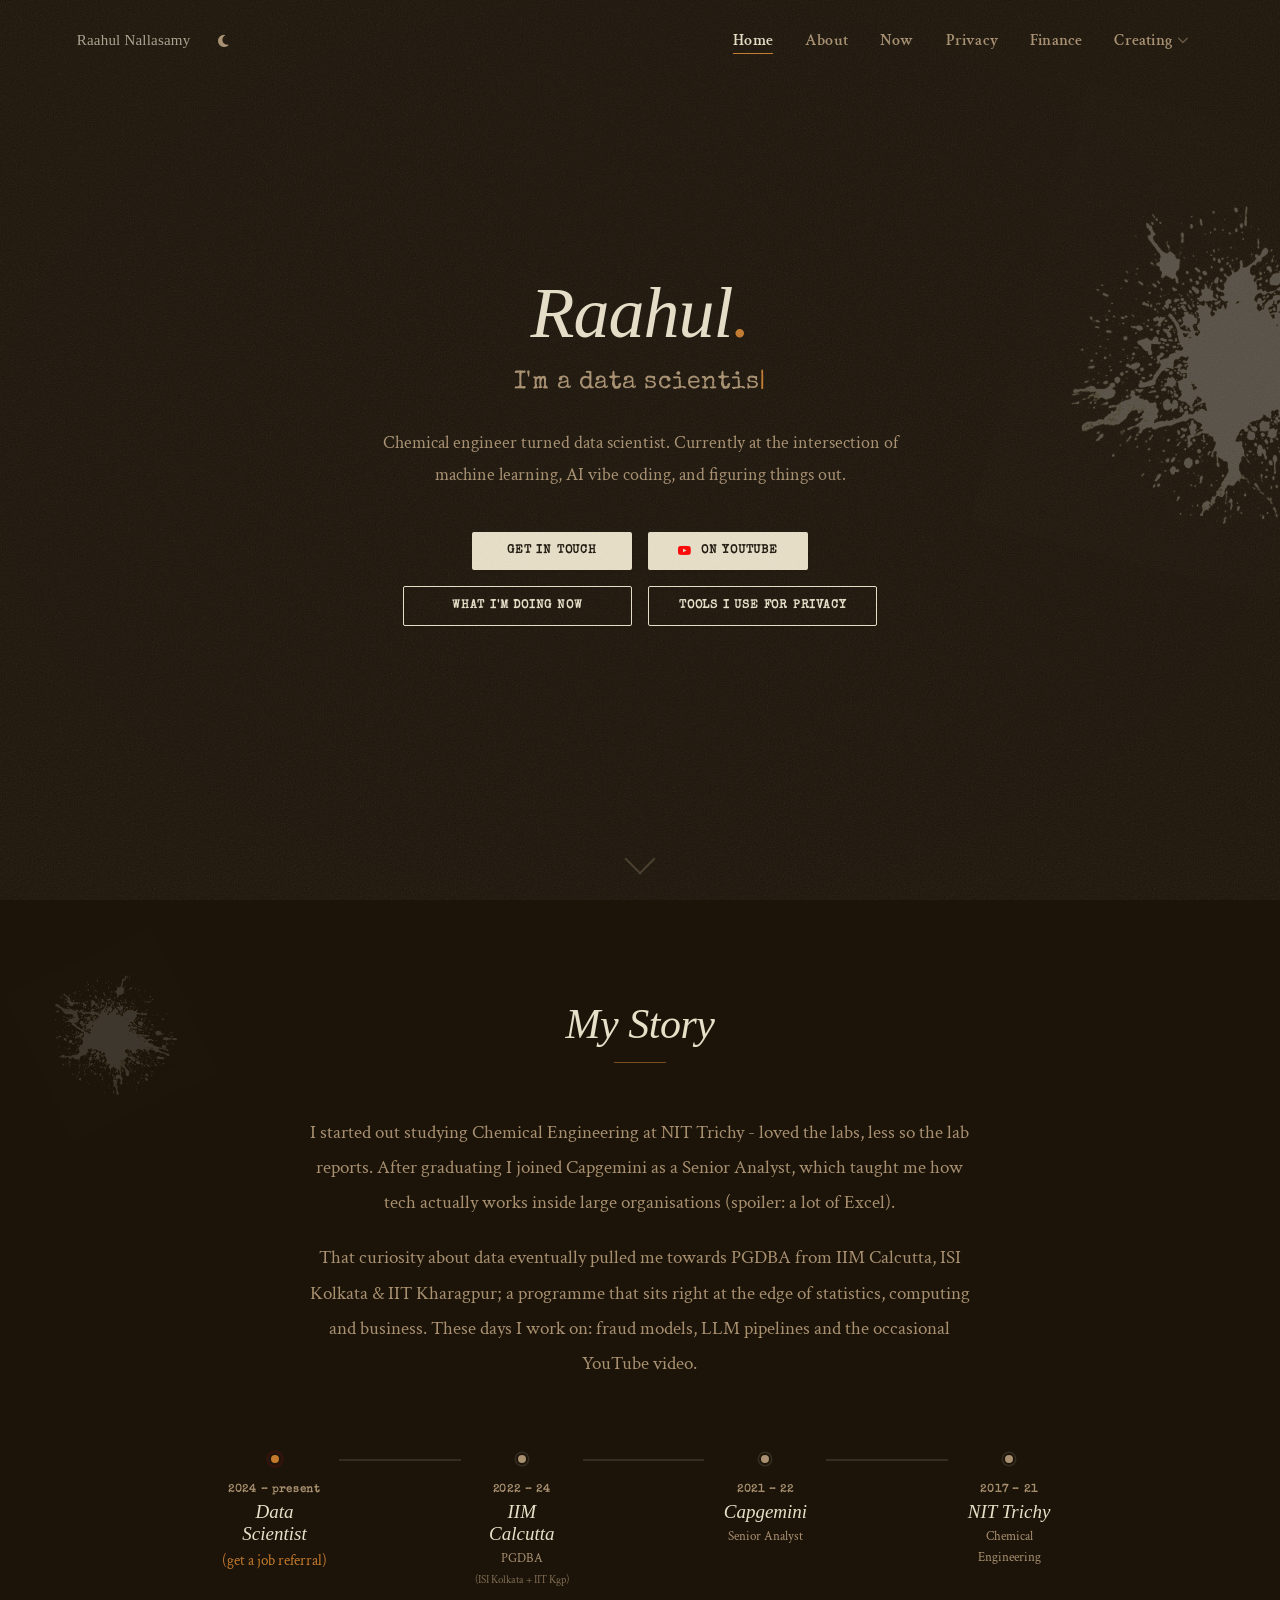
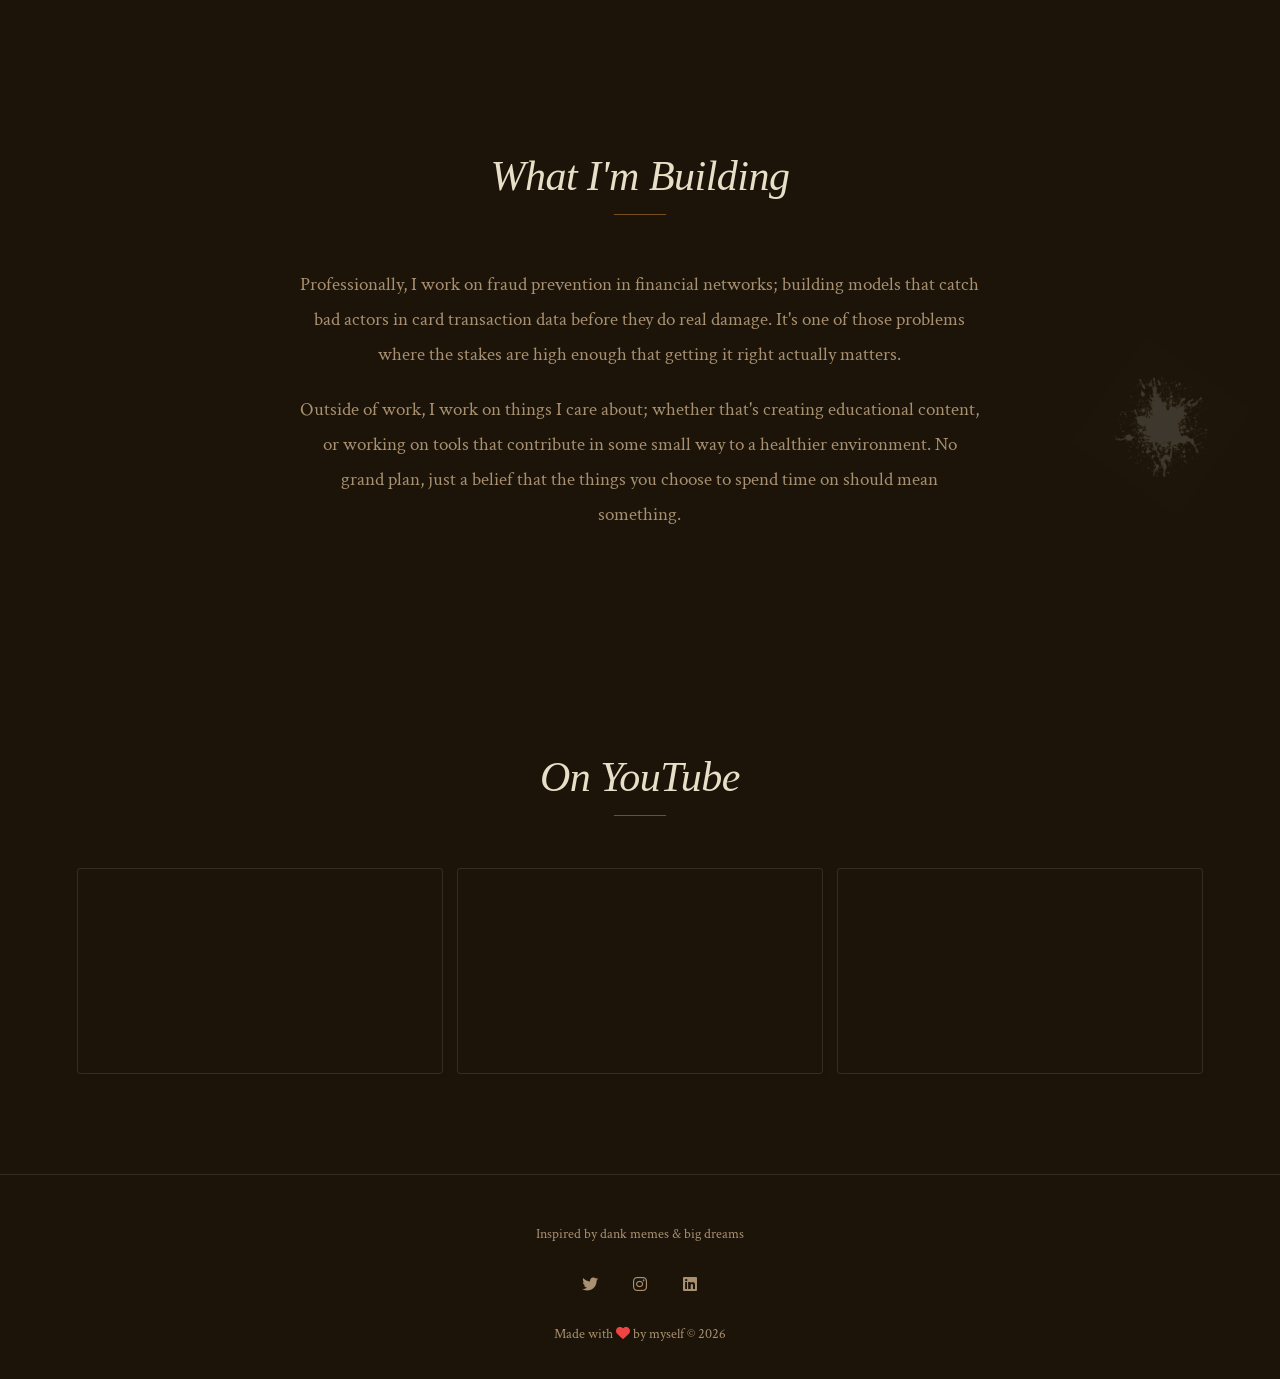
<file: index.html>
<!DOCTYPE html>
<html lang="en">

<head>
    <title>Raahul Nallasamy</title>
    <meta charset="UTF-8" />
    <meta name="viewport" content="width=device-width, initial-scale=1.0, shrink-to-fit=no" />
    <meta name="description" content="Chemical engineer turned data scientist. Working on fraud detection, NLP, and the occasional YouTube video." />
    <meta name="keywords" content="fraud detection, machine learning, data scientist, NLP, Python, Raahul Nallasamy" />

    <!-- Open Graph -->
    <meta property="og:type" content="website" />
    <meta property="og:url" content="https://raahul42.github.io" />
    <meta property="og:title" content="Raahul Nallasamy" />
    <meta property="og:description" content="Chemical engineer turned data scientist. Working on fraud detection, NLP, and the occasional YouTube video." />

    <!-- Schema.org Person -->
    <script type="application/ld+json">
    {
      "@context": "https://schema.org",
      "@type": "Person",
      "name": "Raahul Nallasamy",
      "jobTitle": "Data Scientist",
      "url": "https://raahul42.github.io",
      "sameAs": [
        "https://linkedin.com/in/raahul42",
        "https://www.youtube.com/c/raahul42"
      ]
    }
    </script>


    <link rel="preconnect" href="https://fonts.googleapis.com">
    <link rel="preconnect" href="https://fonts.gstatic.com" crossorigin>
    <link
        href="https://fonts.googleapis.com/css2?family=Inter:wght@300;400;600;800&family=IM+Fell+English:ital@0;1&family=Crimson+Text:ital,wght@0,400;0,600;1,400&family=Special+Elite&display=swap"
        rel="stylesheet">
    <link rel="stylesheet" href="https://cdnjs.cloudflare.com/ajax/libs/font-awesome/6.5.0/css/all.min.css">
    <link rel="stylesheet" href="style.css">
    <link rel="stylesheet" href="retro.css">
    <link rel="icon"
        href="data:image/svg+xml,<svg xmlns='http://www.w3.org/2000/svg' viewBox='0 0 100 100'><text y='.9em' font-size='90'>⚡</text></svg>">
    <script data-goatcounter="https://raahul42.goatcounter.com/count" async src="//gc.zgo.at/count.js"></script>
    <style>
        .contact-overlay {
            position: fixed;
            inset: 0;
            background: rgba(0, 0, 0, 0.55);
            backdrop-filter: blur(3px);
            z-index: 9998;
            display: flex;
            align-items: center;
            justify-content: center;
            padding: 24px;
            opacity: 0;
            pointer-events: none;
            transition: opacity 0.25s ease;
        }

        .contact-overlay.active {
            opacity: 1;
            pointer-events: all;
        }

        .contact-modal {
            background: var(--bg);
            border: 1px solid var(--card-border);
            width: 100%;
            max-width: 460px;
            padding: 40px 40px 36px;
            position: relative;
            transform: translateY(16px);
            transition: transform 0.25s ease;
        }

        .contact-overlay.active .contact-modal {
            transform: translateY(0);
        }

        .contact-close {
            position: absolute;
            top: 16px;
            right: 20px;
            background: none;
            border: none;
            font-size: 22px;
            color: var(--text-muted);
            cursor: pointer;
            line-height: 1;
            padding: 4px;
            opacity: 0.6;
            transition: opacity 0.15s;
        }

        .contact-close:hover { opacity: 1; }

        .contact-modal-title {
            font-family: 'IM Fell English', Georgia, serif;
            font-size: 28px;
            font-weight: 400;
            font-style: italic;
            color: var(--text);
            margin-bottom: 28px;
        }

        .contact-field {
            margin-bottom: 22px;
        }

        .contact-field label {
            display: block;
            font-family: 'Special Elite', monospace;
            font-size: 11px;
            letter-spacing: 2px;
            text-transform: uppercase;
            color: var(--accent);
            margin-bottom: 8px;
        }

        .contact-field input,
        .contact-field textarea {
            width: 100%;
            background: transparent;
            border: none;
            border-bottom: 1px solid var(--card-border);
            padding: 6px 0 8px;
            font-family: 'Crimson Text', serif;
            font-size: 18px;
            color: var(--text);
            outline: none;
            transition: border-color 0.2s;
            box-sizing: border-box;
            resize: none;
        }

        .contact-field input:focus,
        .contact-field textarea:focus {
            border-bottom-color: var(--accent);
        }

        .contact-field textarea {
            min-height: 80px;
            line-height: 1.6;
        }

        .contact-submit {
            margin-top: 8px;
            width: 100%;
            cursor: pointer;
        }

        .contact-submit:disabled {
            opacity: 0.5;
            cursor: not-allowed;
        }

        .contact-success {
            text-align: center;
            padding: 16px 0 8px;
        }

        .contact-success-title {
            font-family: 'IM Fell English', Georgia, serif;
            font-size: 24px;
            font-style: italic;
            color: var(--text);
            margin-bottom: 10px;
        }

        .contact-success-note {
            font-family: 'Crimson Text', serif;
            font-size: 17px;
            color: var(--text-muted);
        }

        .contact-error {
            font-family: 'Crimson Text', serif;
            font-size: 15px;
            color: #c0392b;
            margin-top: 10px;
            text-align: center;
            display: none;
        }

        @media (max-width: 500px) {
            .contact-modal { padding: 32px 24px 28px; }
        }
    </style>
</head>

<body class="loading">

    <div class="page-loader" id="loader">
        <div class="loader-spinner"></div>
    </div>

    <nav id="navbar" role="navigation" aria-label="Main navigation">
        <h2 class="nav-logo" data-tooltip="no one made a wikipedia page yet">Raahul Nallasamy</h2>
        <button class="theme-toggle" id="themeToggle" onclick="toggleTheme()" title="Toggle theme" aria-label="Toggle colour theme">
            <i class="fa-solid fa-moon" id="themeIcon"></i>
        </button>
        <i class="fa-solid fa-bars menu-icon" onclick="showMenu()" aria-label="Open menu" role="button"></i>
        <div class="nav-links" id="navLinks">
            <i class="fa-solid fa-xmark close-icon" onclick="HideMenu()" aria-label="Close menu" role="button"></i>
            <ul>
                <li><a href="#home" class="nav-item">Home</a></li>
                <li><a href="#about" class="nav-item">About</a></li>
                <li><a href="/now" class="nav-item">Now</a></li>
                <li><a href="/privacy" class="nav-item">Privacy</a></li>
                <li><a href="/finance" class="nav-item">Finance</a></li>
                <li class="nav-dropdown">
                    <a href="#" class="nav-item dropdown-trigger">Creating <i
                            class="fa-solid fa-chevron-down fa-xs"></i></a>
                    <div class="dropdown-menu">
                        <a href="/tree-tracker/">
                            <i class="fa-solid fa-seedling"></i> Tree Journal
                        </a>
                        <a href="https://www.youtube.com/c/raahul42" target="_blank" rel="noopener">
                            <i class="fa-brands fa-youtube"></i> YouTube Community
                        </a>
                    </div>
                </li>
            </ul>
        </div>
    </nav>

    <section class="header" id="home" aria-label="Hero">
        <div class="mesh-bg" id="meshBg">
            <div class="orb orb-1"></div>
            <div class="orb orb-2"></div>
            <div class="orb orb-3"></div>
        </div>

        <div class="ink-splash"></div>

        <div class="text-box">
            <h1><span class="gradient-text">Raahul</span><span style="color: var(--accent);">.</span></h1>
            <h2 class="typed-line">I'm <span id="typed-text"></span><span class="cursor">|</span></h2>
            <p>Chemical engineer turned data scientist. Currently at the intersection of<br>
                machine learning, AI vibe coding, and figuring things out.</p>
            <div class="hero-btns">
                <div class="hero-btns-row">
                    <a href="#" class="btn btn-primary" onclick="openContactModal(); return false;">Get In Touch</a>
                    <a href="https://www.youtube.com/c/raahul42?sub_confirmation=1" target="_blank" rel="noopener" class="btn btn-primary btn-youtube"><i class="fa-brands fa-youtube"></i> on YouTube</a>
                </div>
                <div class="hero-btns-row hero-btns-row--secondary">
                    <a href="/now" class="btn btn-now">what I'm doing Now</a>
                    <a href="/privacy" class="btn btn-privacy">tools I use for Privacy</a>
                </div>
            </div>
        </div>

        <button class="vadi-btn" id="vadiBtn" onclick="toggleVadi()" title="???"><svg viewBox="0 0 24 30"
                xmlns="http://www.w3.org/2000/svg" width="20" height="25" style="display:block">
                <ellipse cx="12" cy="17" rx="9" ry="12" fill="rgba(28,15,0,0.06)" stroke="rgba(28,15,0,0.20)"
                    stroke-width="0.8" />
            </svg></button>

        <div class="scroll-down">
            <div class="scroll-arrow"></div>
        </div>
    </section>

    <main>
    <section class="about" id="about" aria-label="About">
        <div class="ink-drop ink-drop-1"></div>

        <div class="story-intro reveal">
            <h2 class="section-title">My Story</h2>
            <p class="story-text">
                I started out studying Chemical Engineering at NIT Trichy - loved the labs,
                less so the lab reports. After graduating I joined Capgemini as a
                Senior Analyst, which taught me how tech actually works inside large organisations
                (spoiler: a lot of Excel).
            </p>
            <p class="story-text">
                That curiosity about data eventually pulled me towards PGDBA from IIM Calcutta,
                ISI Kolkata &amp; IIT Kharagpur; a programme that sits right at the edge of
                statistics, computing and business. These days I work on: fraud models, LLM pipelines
                and the occasional YouTube video.
            </p>
        </div>

        <div class="journey reveal">
            <div class="journey-node">
                <div class="node-marker active"></div>
                <div class="node-content">
                    <span class="node-year">2024 – present</span>
                    <h3>Data Scientist</h3>
                    <p><a href="#home" onclick="event.preventDefault(); document.getElementById('home').scrollIntoView({behavior:'smooth'}); setTimeout(openReferralModal, 600);" style="font-family:'Crimson Text',serif;font-size:15px;color:var(--accent);text-decoration:none;cursor:pointer;white-space:nowrap;">(get a job referral)</a></p>
                </div>
            </div>
            <div class="journey-line"></div>
            <div class="journey-node">
                <div class="node-marker"></div>
                <div class="node-content">
                    <span class="node-year">2022 – 24</span>
                    <h3>IIM Calcutta</h3>
                    <p>PGDBA<br><span class="node-sub">(ISI Kolkata + IIT Kgp)</span></p>
                </div>
            </div>
            <div class="journey-line"></div>
            <div class="journey-node">
                <div class="node-marker"></div>
                <div class="node-content">
                    <span class="node-year">2021 – 22</span>
                    <h3>Capgemini</h3>
                    <p>Senior Analyst</p>
                </div>
            </div>
            <div class="journey-line"></div>
            <div class="journey-node">
                <div class="node-marker"></div>
                <div class="node-content">
                    <span class="node-year">2017 – 21</span>
                    <h3>NIT Trichy</h3>
                    <p>Chemical Engineering</p>
                </div>
            </div>
        </div>

        <div class="section-divider"></div>

        <div class="ink-drop ink-drop-2"></div>

        <div class="currently reveal">
            <h2 class="section-title">What I'm Building</h2>
            <p class="story-text center">
                Professionally, I work on fraud prevention in financial networks;
                building models that catch bad actors in card transaction data before
                they do real damage. It's one of those problems where the stakes are
                high enough that getting it right actually matters.
            </p>
            <p class="story-text center">
                Outside of work, I work on things I care about; whether that's creating
                educational content, or working on tools that contribute in some small
                way to a healthier environment. No grand plan, just a belief that the
                things you choose to spend time on should mean something.
            </p>
        </div>

    </section>

    <section class="video-section" id="youtube" aria-label="YouTube videos">
        <div class="about">
            <h2 class="section-title reveal">On YouTube</h2>
            <div class="video-container reveal">
                <div class="video-item">
                    <iframe src="https://www.youtube.com/embed/sytXMgEmZbY?si=A0dkl7CzipUG3kDM"
                        title="YouTube video player" frameborder="0"
                        allow="accelerometer; autoplay; clipboard-write; encrypted-media; gyroscope; picture-in-picture; web-share"
                        allowfullscreen></iframe>
                </div>
                <div class="video-item">
                    <iframe src="https://www.youtube.com/embed/hORjhwVPFhY" title="YouTube video player" frameborder="0"
                        allow="accelerometer; autoplay; clipboard-write; encrypted-media; gyroscope; picture-in-picture; web-share"
                        allowfullscreen></iframe>
                </div>
                <div class="video-item">
                    <iframe src="https://www.youtube.com/embed/n8uOLAmUY9w" title="YouTube video player" frameborder="0"
                        allow="accelerometer; autoplay; clipboard-write; encrypted-media; gyroscope; picture-in-picture; web-share"
                        allowfullscreen></iframe>
                </div>
            </div>
        </div>
    </section>

    </main>
    <div class="contact-overlay" id="contactOverlay" onclick="overlayClickClose(event)">
        <div class="contact-modal">
            <button class="contact-close" onclick="closeContactModal()" aria-label="Close">&times;</button>
            <div id="contactFormWrap">
                <p class="contact-modal-title">say hello.</p>
                <form id="contactForm" onsubmit="submitContact(event)">
                    <div class="contact-field">
                        <label for="contact-name">Name <span style="color:var(--accent)">*</span></label>
                        <input type="text" id="contact-name" name="name" autocomplete="name" required>
                    </div>
                    <div class="contact-field">
                        <label for="contact-email">Email</label>
                        <input type="email" id="contact-email" name="email" autocomplete="email">
                    </div>
                    <div class="contact-field">
                        <label for="contact-msg">What do you wish to say <span style="color:var(--accent)">*</span></label>
                        <textarea id="contact-msg" name="message" rows="4" required></textarea>
                    </div>
                    <p class="contact-error" id="contactError">Something went wrong. Try again.</p>
                    <button type="submit" class="btn btn-primary contact-submit" id="contactSubmit">Send</button>
                </form>
            </div>
            <div class="contact-success" id="contactSuccess" style="display:none;">
                <p class="contact-success-title">message sent.</p>
                <p class="contact-success-note">I'll get back to you soon.</p>
            </div>
        </div>
    </div>

    <footer class="footer">
        <p>Inspired by dank memes &amp; big dreams</p>
        <div class="icons">
            <span class="icon-btn" data-tooltip="no funny tweets"><i class="fa-brands fa-twitter"></i></span>
            <span class="icon-btn" data-tooltip="inactive since 2021"><i class="fa-brands fa-instagram"></i></span>
            <a href="https://linkedin.com/in/raahul42" target="_blank" rel="noopener noreferrer" class="icon-btn"
                data-tooltip="might accept invite"><i class="fa-brands fa-linkedin"></i></a>
        </div>
        <p>Made with <i class="fa-solid fa-heart"></i> by myself &copy; <span id="year"></span></p>
    </footer>

    <script>
        window.addEventListener('load', () => {
            setTimeout(() => {
                document.getElementById('loader').classList.add('hidden');
                document.body.classList.remove('loading');
            }, 500);
        });

        const navLinks = document.getElementById("navLinks");
        function showMenu() { navLinks.style.right = "0"; }
        function HideMenu() { navLinks.style.right = "-280px"; document.querySelectorAll('.nav-dropdown').forEach(d => d.classList.remove('open')); }

        document.addEventListener('click', function (e) {
            if (navLinks.style.right === '0px' &&
                !navLinks.contains(e.target) &&
                !e.target.closest('.menu-icon')) {
                HideMenu();
            }
        });

        document.querySelectorAll('#navLinks a:not(.dropdown-trigger)').forEach(link => {
            link.addEventListener('click', function () {
                if (window.innerWidth <= 700) HideMenu();
            });
        });

        document.querySelectorAll('.dropdown-trigger').forEach(trigger => {
            trigger.addEventListener('click', function (e) {
                if (window.innerWidth <= 700) {
                    e.preventDefault();
                    const parent = this.closest('.nav-dropdown');
                    parent.classList.toggle('open');
                }
            });
        });

        const navbar = document.getElementById("navbar");
        window.addEventListener('scroll', () => {
            navbar.classList.toggle('scrolled', window.scrollY > 60);
        });

        const roles = ["a data scientist", "a developer", "a vibe coder", "an occasional reader", "the imposter ඞ"];
        const rolesHTML = roles.map((r, i) => i === 4 ? 'the imposter <span style="color:#ff4757;font-size:0.85em;vertical-align:middle;line-height:1">ඞ</span>' : null);
        let roleIndex = 0, charIndex = 0, isDeleting = false;
        const typedEl = document.getElementById('typed-text');

        function typeWriter() {
            const current = roles[roleIndex];
            const fullyTyped = !isDeleting && charIndex === current.length;

            if (fullyTyped && rolesHTML[roleIndex]) {
                typedEl.innerHTML = rolesHTML[roleIndex];
            } else {
                typedEl.textContent = isDeleting
                    ? current.substring(0, --charIndex)
                    : current.substring(0, ++charIndex);
            }

            let speed = isDeleting ? 50 : 100;
            if (fullyTyped) {
                speed = 2000; isDeleting = true;
            } else if (isDeleting && charIndex === 0) {
                isDeleting = false;
                roleIndex = (roleIndex + 1) % roles.length;
                speed = 400;
            }
            setTimeout(typeWriter, speed);
        }
        typeWriter();

        let vadiMode = false;
        function toggleVadi() {
            const header = document.querySelector('.header');
            const meshBg = document.getElementById('meshBg');
            const btn = document.getElementById('vadiBtn');
            vadiMode = !vadiMode;
            if (vadiMode) {
                header.classList.add('vadi-active');
                meshBg.style.display = "none";
                btn.classList.add('active');
            } else {
                header.classList.remove('vadi-active');
                meshBg.style.display = "block";
                btn.classList.remove('active');
            }
        }

        const revealEls = document.querySelectorAll('.reveal');
        const observer = new IntersectionObserver((entries) => {
            entries.forEach(entry => {
                if (entry.isIntersecting) {
                    entry.target.classList.add('visible');
                    observer.unobserve(entry.target);
                }
            });
        }, { threshold: 0.1 });
        revealEls.forEach(el => observer.observe(el));

        const sections = document.querySelectorAll('section[id]');
        const navItems = document.querySelectorAll('.nav-item');
        const sectionObs = new IntersectionObserver((entries) => {
            entries.forEach(entry => {
                if (entry.isIntersecting) {
                    navItems.forEach(a => {
                        a.classList.toggle('active', a.getAttribute('href') === '#' + entry.target.id);
                    });
                }
            });
        }, { threshold: 0.4 });
        sections.forEach(s => sectionObs.observe(s));

        const savedTheme = localStorage.getItem('theme') || 'dark';
        applyTheme(savedTheme);

        function applyTheme(theme) {
            document.documentElement.setAttribute('data-theme', theme);
            document.getElementById('themeIcon').className = theme === 'dark' ? 'fa-solid fa-moon' : 'fa-solid fa-sun';
            localStorage.setItem('theme', theme);
        }

        function toggleTheme() {
            const current = document.documentElement.getAttribute('data-theme') || 'dark';
            applyTheme(current === 'dark' ? 'light' : 'dark');
        }

        document.getElementById('year').textContent = new Date().getFullYear();

        function openReferralModal() {
            document.getElementById('contact-msg').value = 'Need a referral at your company for ____ roles';
            openContactModal();
        }

        function openContactModal() {
            document.getElementById('contactOverlay').classList.add('active');
            document.body.style.overflow = 'hidden';
        }

        function closeContactModal() {
            document.getElementById('contactOverlay').classList.remove('active');
            document.body.style.overflow = '';
        }

        function overlayClickClose(e) {
            if (e.target === document.getElementById('contactOverlay')) closeContactModal();
        }

        document.addEventListener('keydown', function(e) {
            if (e.key === 'Escape') closeContactModal();
        });

        async function submitContact(e) {
            e.preventDefault();
            const btn = document.getElementById('contactSubmit');
            const errEl = document.getElementById('contactError');
            btn.textContent = 'Sending...';
            btn.disabled = true;
            errEl.style.display = 'none';

            try {
                const res = await fetch('https://api.web3forms.com/submit', {
                    method: 'POST',
                    headers: { 'Content-Type': 'application/json' },
                    body: JSON.stringify({
                        access_key: '317c881d-d713-4ef2-b51f-5bfba723aceb',
                        subject: 'Message from raahul42.github.io',
                        name: document.getElementById('contact-name').value,
                        email: document.getElementById('contact-email').value,
                        message: document.getElementById('contact-msg').value
                    })
                });
                const result = await res.json();
                if (result.success) {
                    document.getElementById('contactFormWrap').style.display = 'none';
                    document.getElementById('contactSuccess').style.display = 'block';
                } else {
                    throw new Error();
                }
            } catch {
                errEl.style.display = 'block';
                btn.textContent = 'Send';
                btn.disabled = false;
            }
        }
    </script>

</body>

</html>
</file>
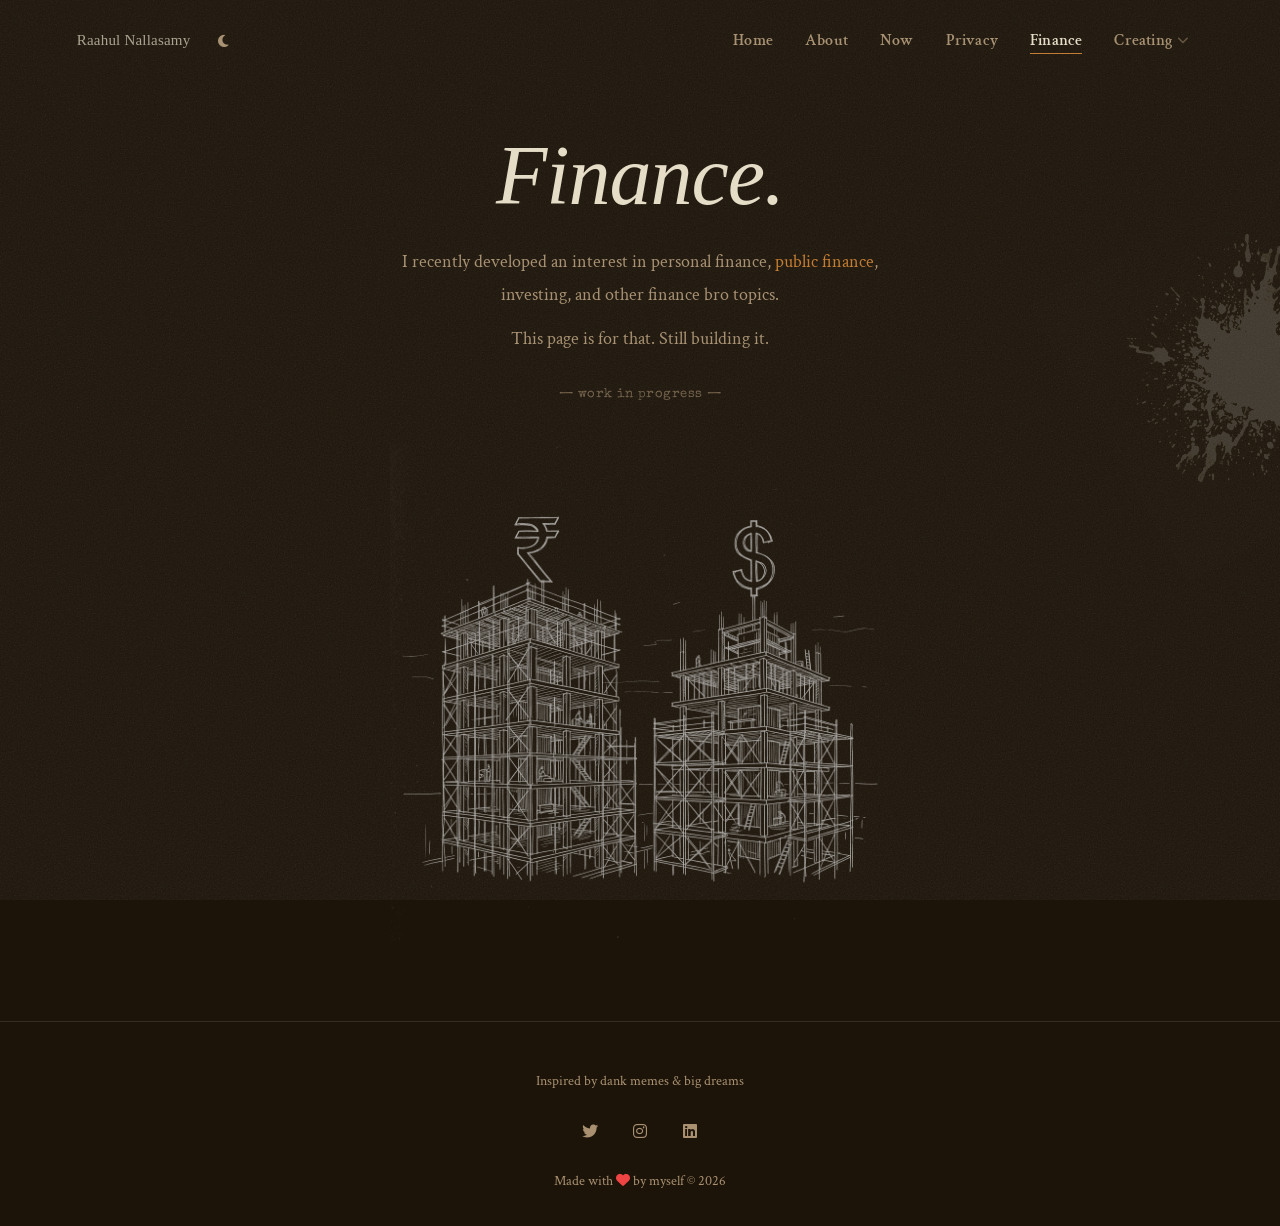
<file: finance/index.html>
<!DOCTYPE html>
<html lang="en">
<head>
    <title>Finance — Raahul Nallasamy</title>
    <meta charset="UTF-8"/>
    <meta name="viewport" content="width=device-width, initial-scale=1.0, shrink-to-fit=no"/>
    <meta name="description" content="Raahul's personal finance notes, resources, and investing thoughts."/>

    <link rel="preconnect" href="https://fonts.googleapis.com">
    <link rel="preconnect" href="https://fonts.gstatic.com" crossorigin>
    <link href="https://fonts.googleapis.com/css2?family=Inter:wght@300;400;600;800&family=IM+Fell+English:ital@0;1&family=Crimson+Text:ital,wght@0,400;0,600;1,400&family=Special+Elite&display=swap" rel="stylesheet">
    <link rel="stylesheet" href="https://cdnjs.cloudflare.com/ajax/libs/font-awesome/6.5.0/css/all.min.css">
    <link rel="stylesheet" href="../style.css">
    <link rel="stylesheet" href="../retro.css">
    <link rel="icon" href="data:image/svg+xml,<svg xmlns='http://www.w3.org/2000/svg' viewBox='0 0 100 100'><text y='.9em' font-size='90'>⚡</text></svg>">
    <script data-goatcounter="https://raahul42.goatcounter.com/count" async src="//gc.zgo.at/count.js"></script>
    <style>
        .finance-hero {
            min-height: 60vh;
            display: flex;
            flex-direction: column;
            align-items: center;
            justify-content: center;
            text-align: center;
            padding: 130px 24px 80px;
            position: relative;
        }
        .finance-hero h1 {
            font-family: 'IM Fell English', Georgia, serif;
            font-style: italic;
            font-size: clamp(48px, 8vw, 84px);
            font-weight: 400;
            letter-spacing: -1px;
            line-height: 1.1;
            margin-bottom: 24px;
        }
        .finance-hero p {
            font-size: 18px;
            color: var(--text-muted);
            max-width: 540px;
            line-height: 1.8;
            margin-bottom: 12px;
            font-family: 'Crimson Text', serif;
        }
        .finance-hero .wip-note {
            font-size: 13px;
            color: var(--text-muted);
            opacity: 0.6;
            letter-spacing: 0.5px;
            margin-top: 20px;
            font-family: 'Special Elite', monospace;
        }
        .ink-drop-finance {
            width: 32vw;
            height: 32vw;
            max-width: 320px;
            max-height: 320px;
            min-width: 150px;
            min-height: 150px;
            top: 20%;
            right: -10%;
            transform: rotate(-30deg);
        }
        .finance-illustration {
            max-width: 100%;
            width: 500px;
            height: auto;
            margin-top: 40px;
            opacity: 0.75;
            transition: opacity 0.3s ease;
        }
        .finance-illustration:hover {
            opacity: 1;
        }
        [data-theme='dark'] .finance-illustration {
            filter: grayscale(100%) brightness(1.08) invert(0.9);
            mix-blend-mode: screen;
            -webkit-mix-blend-mode: screen;
            opacity: 0.75;
            transform: translateZ(0);
            -webkit-mask-image: radial-gradient(ellipse at center, black 65%, transparent 100%);
            mask-image: radial-gradient(ellipse at center, black 65%, transparent 100%);
        }
        [data-theme='light'] .finance-illustration {
            filter: grayscale(100%) brightness(1.08);
            mix-blend-mode: multiply;
            -webkit-mix-blend-mode: multiply;
            opacity: 0.8;
            transform: translateZ(0);
            -webkit-mask-image: radial-gradient(ellipse at center, black 65%, transparent 100%);
            mask-image: radial-gradient(ellipse at center, black 65%, transparent 100%);
        }
        @media (max-width: 700px) {
            .ink-drop-finance {
                top: 10%;
                right: -20%;
                opacity: 0.3;
            }
            .finance-illustration {
                width: 100%;
                margin-top: 30px;
            }
        }

        @media (min-width: 701px) {
            [data-theme='dark'] .finance-illustration {
                filter: grayscale(100%) contrast(1.2) invert(1) brightness(0.9);
                -webkit-mask-image: none;
                mask-image: none;
            }
        }
    </style>
</head>
<body class="loading">

<div class="page-loader" id="loader">
    <div class="loader-spinner"></div>
</div>

<nav id="navbar">
    <h2 class="nav-logo" data-tooltip="no one made a wikipedia page yet">
        <a href="/" style="color: inherit; text-decoration: none;">Raahul Nallasamy</a>
    </h2>
    <button class="theme-toggle" id="themeToggle" onclick="toggleTheme()" title="Toggle theme">
        <i class="fa-solid fa-moon" id="themeIcon"></i>
    </button>
    <i class="fa-solid fa-bars menu-icon" onclick="showMenu()"></i>
    <div class="nav-links" id="navLinks">
        <i class="fa-solid fa-xmark close-icon" onclick="HideMenu()"></i>
        <ul>
            <li><a href="/#home" class="nav-item">Home</a></li>
            <li><a href="/#about" class="nav-item">About</a></li>
            <li><a href="/now" class="nav-item">Now</a></li>
            <li><a href="/privacy" class="nav-item">Privacy</a></li>
            <li><a href="/finance" class="nav-item active">Finance</a></li>
            <li class="nav-dropdown">
                <a href="#" class="nav-item dropdown-trigger">Creating <i class="fa-solid fa-chevron-down fa-xs"></i></a>
                <div class="dropdown-menu">
                    <a href="/tree-tracker/"><i class="fa-solid fa-seedling"></i> Tree Journal</a>
                    <a href="https://www.youtube.com/c/raahul42" target="_blank" rel="noopener noreferrer"><i class="fa-brands fa-youtube"></i> YouTube Community</a>
                </div>
            </li>
        </ul>
    </div>
</nav>

<main>
    <section class="finance-hero">
        <div class="ink-drop ink-drop-finance"></div>
        <h1>Finance.</h1>
        <p>I recently developed an interest in personal finance, <a href="https://www.youtube.com/watch?v=i30jbbk7yoQ&list=PLUl4u3cNGP62KS2YhlASvGBxxL8HgB11p" target="_blank" rel="noopener noreferrer" style="color: var(--accent); text-decoration: none;">public finance</a>, investing, and other finance bro topics.</p>
        <p>This page is for that. Still building it.</p>
        <span class="wip-note">— work in progress —</span>
        <img src="../images/finance_construction.png" alt="Building wealth illustration" class="finance-illustration">
    </section>
</main>

<footer class="footer">
    <p>Inspired by dank memes &amp; big dreams</p>
    <div class="icons">
        <span class="icon-btn" data-tooltip="no funny tweets"><i class="fa-brands fa-twitter"></i></span>
        <span class="icon-btn" data-tooltip="inactive since 2021"><i class="fa-brands fa-instagram"></i></span>
        <a href="https://linkedin.com/in/raahul42" target="_blank" rel="noopener noreferrer" class="icon-btn" data-tooltip="might accept invite"><i class="fa-brands fa-linkedin"></i></a>
    </div>
    <p>Made with <i class="fa-solid fa-heart"></i> by myself &copy; <span id="year"></span></p>
</footer>

<script>
    window.addEventListener('load', () => {
        setTimeout(() => {
            document.getElementById('loader').classList.add('hidden');
            document.body.classList.remove('loading');
        }, 500);
    });

    document.getElementById('year').textContent = new Date().getFullYear();

    const navLinks = document.getElementById("navLinks");
    function showMenu() { navLinks.style.right = "0"; }
    function HideMenu() { navLinks.style.right = "-280px"; document.querySelectorAll('.nav-dropdown').forEach(d => d.classList.remove('open')); }

    document.addEventListener('click', function(e) {
        if (navLinks.style.right === '0px' &&
            !navLinks.contains(e.target) &&
            !e.target.closest('.menu-icon')) {
            HideMenu();
        }
    });

    document.querySelectorAll('#navLinks a:not(.dropdown-trigger)').forEach(link => {
        link.addEventListener('click', function() {
            if (window.innerWidth <= 700) HideMenu();
        });
    });

    document.querySelectorAll('.dropdown-trigger').forEach(trigger => {
        trigger.addEventListener('click', function(e) {
            if (window.innerWidth <= 700) {
                e.preventDefault();
                this.closest('.nav-dropdown').classList.toggle('open');
            }
        });
    });

    const navbar = document.getElementById("navbar");
    window.addEventListener('scroll', () => {
        navbar.classList.toggle('scrolled', window.scrollY > 60);
    });

    const savedTheme = localStorage.getItem('theme') || 'dark';
    applyTheme(savedTheme);

    function applyTheme(theme) {
        document.documentElement.setAttribute('data-theme', theme);
        document.getElementById('themeIcon').className = theme === 'dark' ? 'fa-solid fa-moon' : 'fa-solid fa-sun';
        localStorage.setItem('theme', theme);
    }

    function toggleTheme() {
        const current = document.documentElement.getAttribute('data-theme') || 'dark';
        applyTheme(current === 'dark' ? 'light' : 'dark');
    }
</script>

</body>
</html>
</file>
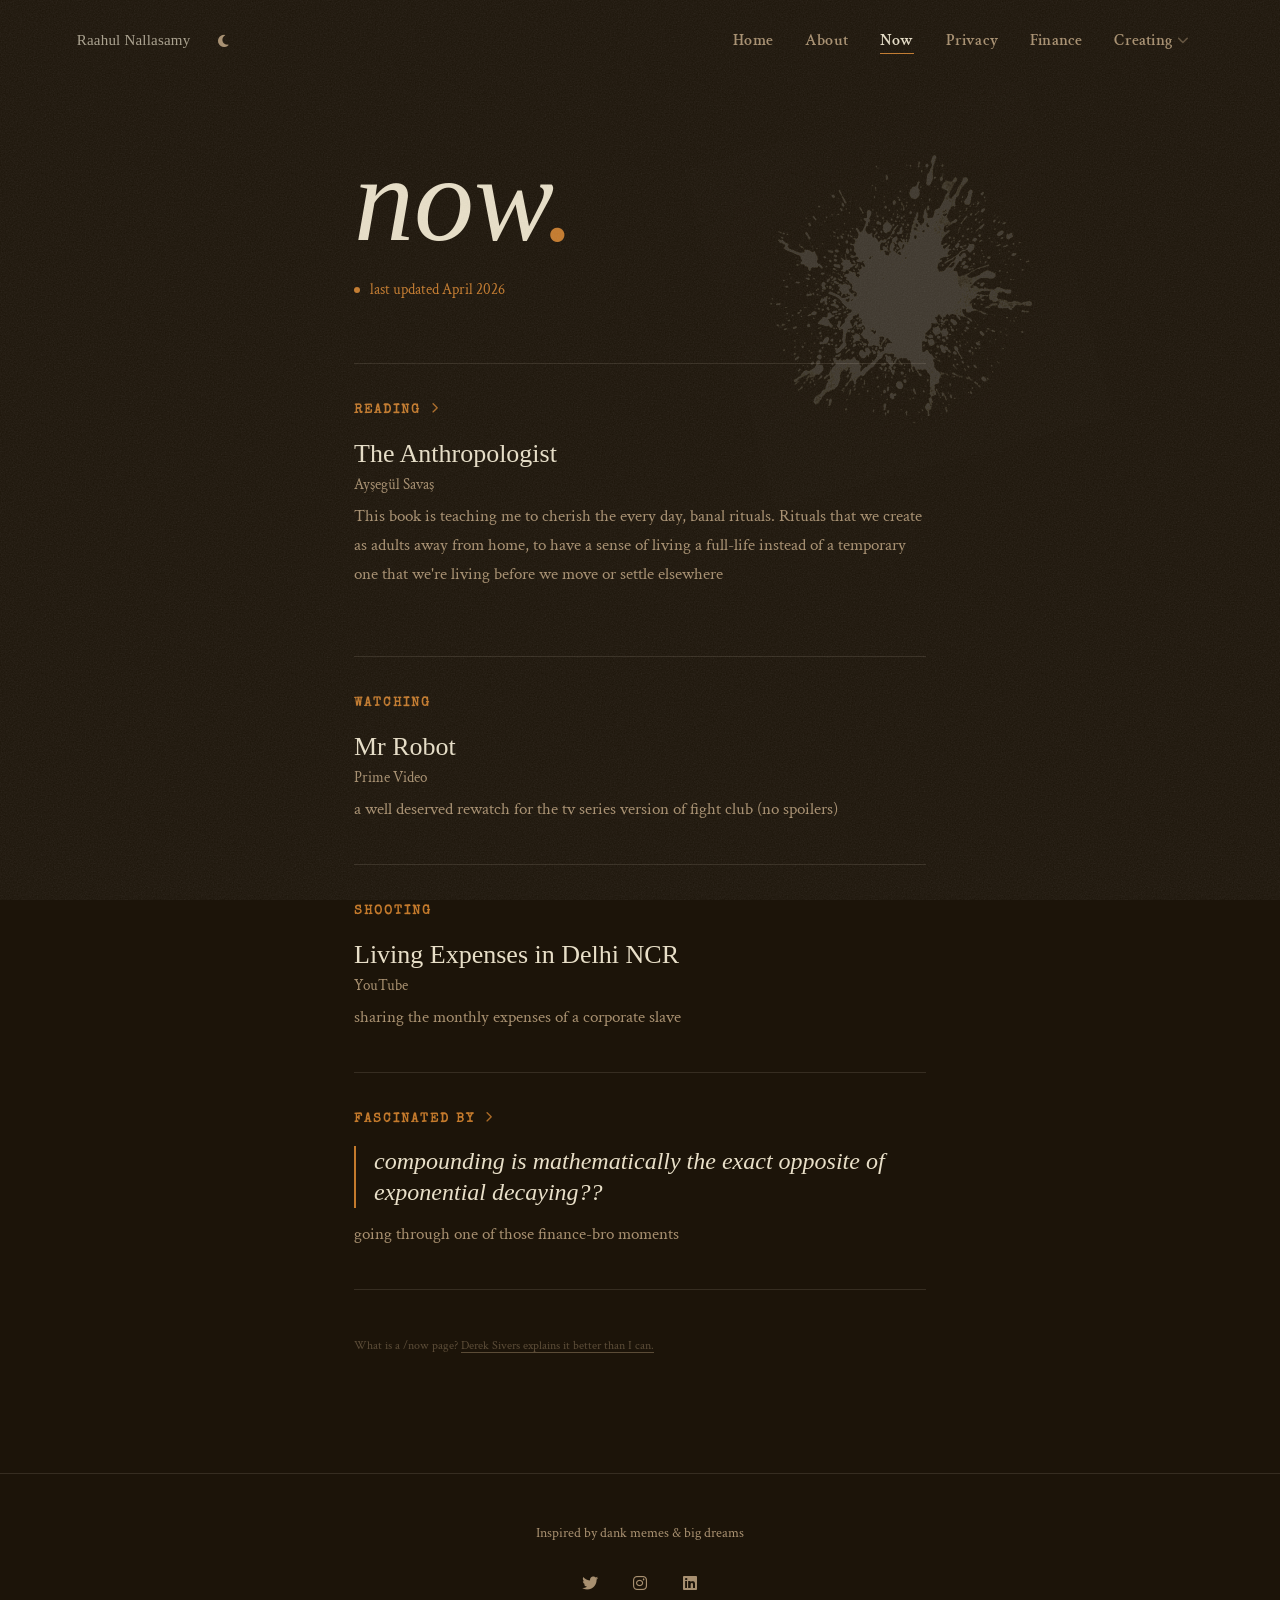
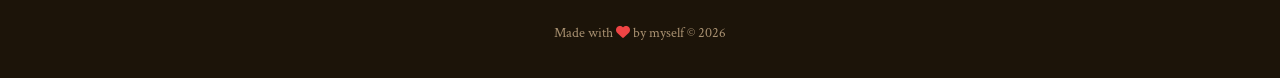
<file: now/index.html>
<!DOCTYPE html>
<html lang="en">
<head>
    <title>Now — Raahul Nallasamy</title>
    <meta charset="UTF-8"/>
    <meta name="viewport" content="width=device-width, initial-scale=1.0, shrink-to-fit=no"/>
    <meta name="description" content="What Raahul is focused on right now."/>

    <link rel="preconnect" href="https://fonts.googleapis.com">
    <link rel="preconnect" href="https://fonts.gstatic.com" crossorigin>
    <link href="https://fonts.googleapis.com/css2?family=Inter:wght@300;400;600;800&family=IM+Fell+English:ital@0;1&family=Crimson+Text:ital,wght@0,400;0,600;1,400&family=Special+Elite&display=swap" rel="stylesheet">
    <link rel="stylesheet" href="https://cdnjs.cloudflare.com/ajax/libs/font-awesome/6.5.0/css/all.min.css">
    <link rel="stylesheet" href="../style.css">
    <link rel="stylesheet" href="../retro.css">
    <link rel="icon" href="data:image/svg+xml,<svg xmlns='http://www.w3.org/2000/svg' viewBox='0 0 100 100'><text y='.9em' font-size='90'>⚡</text></svg>">
    <script data-goatcounter="https://raahul42.goatcounter.com/count" async src="//gc.zgo.at/count.js"></script>
    <style>
        .now-wrap {
            max-width: 620px;
            margin: 0 auto;
            padding: 140px 24px 120px;
            position: relative;
        }

        .now-header {
            margin-bottom: 64px;
        }

        .now-header h1 {
            font-family: 'IM Fell English', Georgia, serif;
            font-style: italic;
            font-size: clamp(68px, 12vw, 120px);
            font-weight: 400;
            letter-spacing: 0;
            line-height: 1;
            margin-bottom: 20px;
        }

        .now-meta {
            display: flex;
            align-items: center;
            gap: 10px;
            font-size: 13px;
            color: var(--text-muted);
        }

        .now-meta-dot {
            width: 6px;
            height: 6px;
            border-radius: 50%;
            background: var(--accent);
            flex-shrink: 0;
        }

        .now-section {
            padding: 40px 0;
            border-top: 1px solid var(--card-border);
        }

        .now-section:last-of-type {
            border-bottom: 1px solid var(--card-border);
        }

        .now-meta {
            font-family: 'Crimson Text', serif;
            font-size: 15px;
            color: var(--accent);
            margin-bottom: 0px;
            padding-bottom: 0px;
        }

        .now-label {
            font-family: 'Special Elite', monospace;
            font-size: 13px;
            font-weight: 700;
            letter-spacing: 2px;
            text-transform: uppercase;
            color: var(--accent);
            margin-bottom: 20px;
            display: block;
        }

        .now-item {
            margin-bottom: 28px;
        }

        .now-item:last-child {
            margin-bottom: 0;
        }

        .now-item-title {
            font-family: 'IM Fell English', Georgia, serif;
            font-size: 26px;
            font-weight: 400;
            color: var(--text);
            line-height: 1.3;
            margin-bottom: 4px;
        }

        .now-item-title em {
            font-style: italic;
            color: var(--text);
        }

        .now-item-sub {
            font-family: 'Crimson Text', serif;
            font-size: 15px;
            color: var(--text-muted);
            margin-bottom: 8px;
        }

        .now-item-note {
            font-family: 'Crimson Text', serif;
            font-size: 17px;
            line-height: 1.7;
            color: var(--text-muted);
        }

        .now-tags {
            display: flex;
            flex-wrap: wrap;
            gap: 8px;
            margin-top: 4px;
        }

        .now-tag {
            font-size: 13px;
            color: var(--text-muted);
            background: var(--card-bg);
            border: 1px solid var(--card-border);
            padding: 5px 13px;
            border-radius: 20px;
            line-height: 1;
        }

        .fascinated-quote {
            font-family: 'IM Fell English', Georgia, serif;
            font-size: 24px;
            font-style: italic;
            color: var(--text);
            border-left: 2px solid var(--accent);
            padding-left: 18px;
            margin: 0 0 12px 0;
            line-height: 1.3;
            min-height: 62px;
            display: flex;
            align-items: center;
        }

        .reading-toggle-header {
            display: flex;
            align-items: center;
            gap: 10px;
            cursor: pointer;
            margin-bottom: 20px;
            width: fit-content;
        }

        .reading-toggle-header .now-label {
            display: inline-flex;
            align-items: center;
            margin-bottom: 0;
            line-height: 1;
        }

        .reading-toggle-header:hover .reading-toggle-arrow {
            opacity: 1;
        }

        .reading-toggle-arrow {
            font-size: 11px;
            color: var(--accent);
            opacity: 0.85;
            transition: transform 0.25s ease, opacity 0.2s ease;
            transform: rotate(0deg);
            display: flex;
            align-items: center;
            justify-content: center;
            position: relative;
            top: -2px;
        }

        .reading-toggle-arrow.flipped {
            transform: rotate(180deg);
        }

        .reading-view {
            animation: fadeInReading 0.2s ease;
        }

        @keyframes fadeInReading {
            from { opacity: 0; transform: translateY(4px); }
            to { opacity: 1; transform: translateY(0); }
        }

        .now-footer-note {
            margin-top: 48px;
            font-size: 12px;
            color: var(--text-muted);
            opacity: 0.45;
        }

        .now-footer-note a {
            color: inherit;
            text-decoration: underline;
            text-underline-offset: 3px;
        }

        .ink-drop-now {
            width: 35vw;
            height: 35vw;
            max-width: 350px;
            max-height: 350px;
            min-width: 150px;
            min-height: 150px;
            top: 8%;
            right: -20%;
            transform: rotate(-15deg);
        }

        @media (max-width: 700px) {
            .ink-drop-now {
                top: 5%;
                right: -25%;
                opacity: 0.3;
            }
        }
    </style>
</head>
<body class="loading">

<div class="page-loader" id="loader">
    <div class="loader-spinner"></div>
</div>

<nav id="navbar">
    <h2 class="nav-logo" data-tooltip="no one made a wikipedia page yet">
        <a href="/" style="color: inherit; text-decoration: none;">Raahul Nallasamy</a>
    </h2>
    <button class="theme-toggle" id="themeToggle" onclick="toggleTheme()" title="Toggle theme">
        <i class="fa-solid fa-moon" id="themeIcon"></i>
    </button>
    <i class="fa-solid fa-bars menu-icon" onclick="showMenu()"></i>
    <div class="nav-links" id="navLinks">
        <i class="fa-solid fa-xmark close-icon" onclick="HideMenu()"></i>
        <ul>
            <li><a href="/#home" class="nav-item">Home</a></li>
            <li><a href="/#about" class="nav-item">About</a></li>
            <li><a href="/now" class="nav-item active">Now</a></li>
            <li><a href="/privacy" class="nav-item">Privacy</a></li>
            <li><a href="/finance" class="nav-item">Finance</a></li>
            <li class="nav-dropdown">
                <a href="#" class="nav-item dropdown-trigger">Creating <i class="fa-solid fa-chevron-down fa-xs"></i></a>
                <div class="dropdown-menu">
                    <a href="/tree-tracker/"><i class="fa-solid fa-seedling"></i> Tree Journal</a>
                    <a href="https://www.youtube.com/c/raahul42" target="_blank" rel="noopener noreferrer"><i class="fa-brands fa-youtube"></i> YouTube Community</a>
                </div>
            </li>
        </ul>
    </div>
</nav>

<main class="now-wrap">
    <div class="ink-drop ink-drop-now"></div>

    <header class="now-header">
        <h1><span class="gradient-text">now</span><span style="color: var(--accent);">.</span></h1>
        <div class="now-meta">
            <span class="now-meta-dot"></span>
            <span>last updated April 2026</span>
        </div>
    </header>

    <div class="now-section">
        <div class="reading-toggle-header" onclick="toggleReading()">
            <span class="now-label" style="margin-bottom:0;">
                <span id="reading-label">Reading</span>
            </span>
            <span class="reading-toggle-arrow" id="reading-arrow"><i class="fa-solid fa-chevron-right"></i></span>
        </div>

        <div class="now-item reading-view" id="reading-current">
            <div class="now-item-title">The Anthropologist</div>
            <div class="now-item-sub">Ayşegül Savaş</div>
            <div class="now-item-note">This book is teaching me to cherish the every day, banal rituals. Rituals that we create as adults away from home, to have a sense of living a full-life instead of a temporary one that we're living before we move or settle elsewhere</div>
        </div>

        <div class="now-item reading-view" id="reading-last" style="display:none;">
            <div class="now-item-title">Exit West</div>
            <div class="now-item-sub">Mohsin Hamid</div>
            <div class="now-item-note">a story about a city under war and two human beings travelling through it. And also about doors that takes them to better places, or are they really better?</div>
        </div>
    </div>

    <div class="now-section">
        <span class="now-label">Watching</span>
        <div class="now-item">
            <div class="now-item-title">Mr Robot</div>
            <div class="now-item-sub">Prime Video</div>
            <div class="now-item-note">a well deserved rewatch for the tv series version of fight club (no spoilers)</div>
        </div>
    </div>

    <div class="now-section">
        <span class="now-label">Shooting</span>
        <div class="now-item">
            <div class="now-item-title">Living Expenses in Delhi NCR</div>
            <div class="now-item-sub">YouTube</div>
            <div class="now-item-note">sharing the monthly expenses of a corporate slave</div>
        </div>
    </div>

    <div class="now-section">
        <div class="reading-toggle-header" onclick="toggleFascinated()">
            <span class="now-label" style="margin-bottom:0;">
                <span id="fascinated-label">Fascinated by</span>
            </span>
            <span class="reading-toggle-arrow" id="fascinated-arrow"><i class="fa-solid fa-chevron-right"></i></span>
        </div>

        <div id="fascinated-current" class="reading-view">
            <blockquote class="fascinated-quote">
                compounding is mathematically the exact opposite of exponential decaying??
            </blockquote>
            <div class="now-item-note">going through one of those finance-bro moments</div>
        </div>

        <div id="fascinated-last" style="display:none;" class="reading-view">
            <blockquote class="fascinated-quote">
                hairline fracture in ankle could take 6 weeks to heal??
            </blockquote>
            <div class="now-item-note">going through my first r/neverbrokeabone moment</div>
        </div>

    </div>

    <p class="now-footer-note">
        What is a /now page? <a href="https://nownownow.com/about" target="_blank" rel="noopener noreferrer">Derek Sivers explains it better than I can.</a>
    </p>

</main>

<footer class="footer">
    <p>Inspired by dank memes &amp; big dreams</p>
    <div class="icons">
        <span class="icon-btn" data-tooltip="no funny tweets"><i class="fa-brands fa-twitter"></i></span>
        <span class="icon-btn" data-tooltip="inactive since 2021"><i class="fa-brands fa-instagram"></i></span>
        <a href="https://linkedin.com/in/raahul42" target="_blank" rel="noopener noreferrer" class="icon-btn" data-tooltip="might accept invite"><i class="fa-brands fa-linkedin"></i></a>
    </div>
    <p>Made with <i class="fa-solid fa-heart"></i> by myself &copy; <span id="year"></span></p>
</footer>

<script>
    window.addEventListener('load', () => {
        setTimeout(() => {
            document.getElementById('loader').classList.add('hidden');
            document.body.classList.remove('loading');
        }, 500);
    });

    const navLinks = document.getElementById("navLinks");
    function showMenu() { navLinks.style.right = "0"; }
    function HideMenu() { navLinks.style.right = "-280px"; document.querySelectorAll('.nav-dropdown').forEach(d => d.classList.remove('open')); }

    document.addEventListener('click', function(e) {
        if (navLinks.style.right === '0px' &&
            !navLinks.contains(e.target) &&
            !e.target.closest('.menu-icon')) {
            HideMenu();
        }
    });

    document.querySelectorAll('#navLinks a:not(.dropdown-trigger)').forEach(link => {
        link.addEventListener('click', function() {
            if (window.innerWidth <= 700) HideMenu();
        });
    });

    document.querySelectorAll('.dropdown-trigger').forEach(trigger => {
        trigger.addEventListener('click', function(e) {
            if (window.innerWidth <= 700) {
                e.preventDefault();
                this.closest('.nav-dropdown').classList.toggle('open');
            }
        });
    });

    const navbar = document.getElementById("navbar");
    window.addEventListener('scroll', () => {
        navbar.classList.toggle('scrolled', window.scrollY > 60);
    });

    const savedTheme = localStorage.getItem('theme') || 'dark';
    applyTheme(savedTheme);

    function applyTheme(theme) {
        document.documentElement.setAttribute('data-theme', theme);
        document.getElementById('themeIcon').className = theme === 'dark' ? 'fa-solid fa-moon' : 'fa-solid fa-sun';
        localStorage.setItem('theme', theme);
    }

    function toggleTheme() {
        const current = document.documentElement.getAttribute('data-theme') || 'dark';
        applyTheme(current === 'dark' ? 'light' : 'dark');
    }

    document.getElementById('year').textContent = new Date().getFullYear();

    let fascinatedShowingLast = false;
    function toggleFascinated() {
        fascinatedShowingLast = !fascinatedShowingLast;
        document.getElementById('fascinated-current').style.display = fascinatedShowingLast ? 'none' : 'block';
        document.getElementById('fascinated-last').style.display = fascinatedShowingLast ? 'block' : 'none';
        document.getElementById('fascinated-label').textContent = fascinatedShowingLast ? 'Also by' : 'Fascinated by';
        document.getElementById('fascinated-arrow').classList.toggle('flipped', fascinatedShowingLast);
    }

    let readingShowingLast = false;
    function toggleReading() {
        readingShowingLast = !readingShowingLast;
        document.getElementById('reading-current').style.display = readingShowingLast ? 'none' : 'block';
        document.getElementById('reading-last').style.display = readingShowingLast ? 'block' : 'none';
        document.getElementById('reading-label').textContent = readingShowingLast ? 'Last Read' : 'Reading';
        document.getElementById('reading-arrow').classList.toggle('flipped', readingShowingLast);
    }
</script>
</body>
</html>
</file>
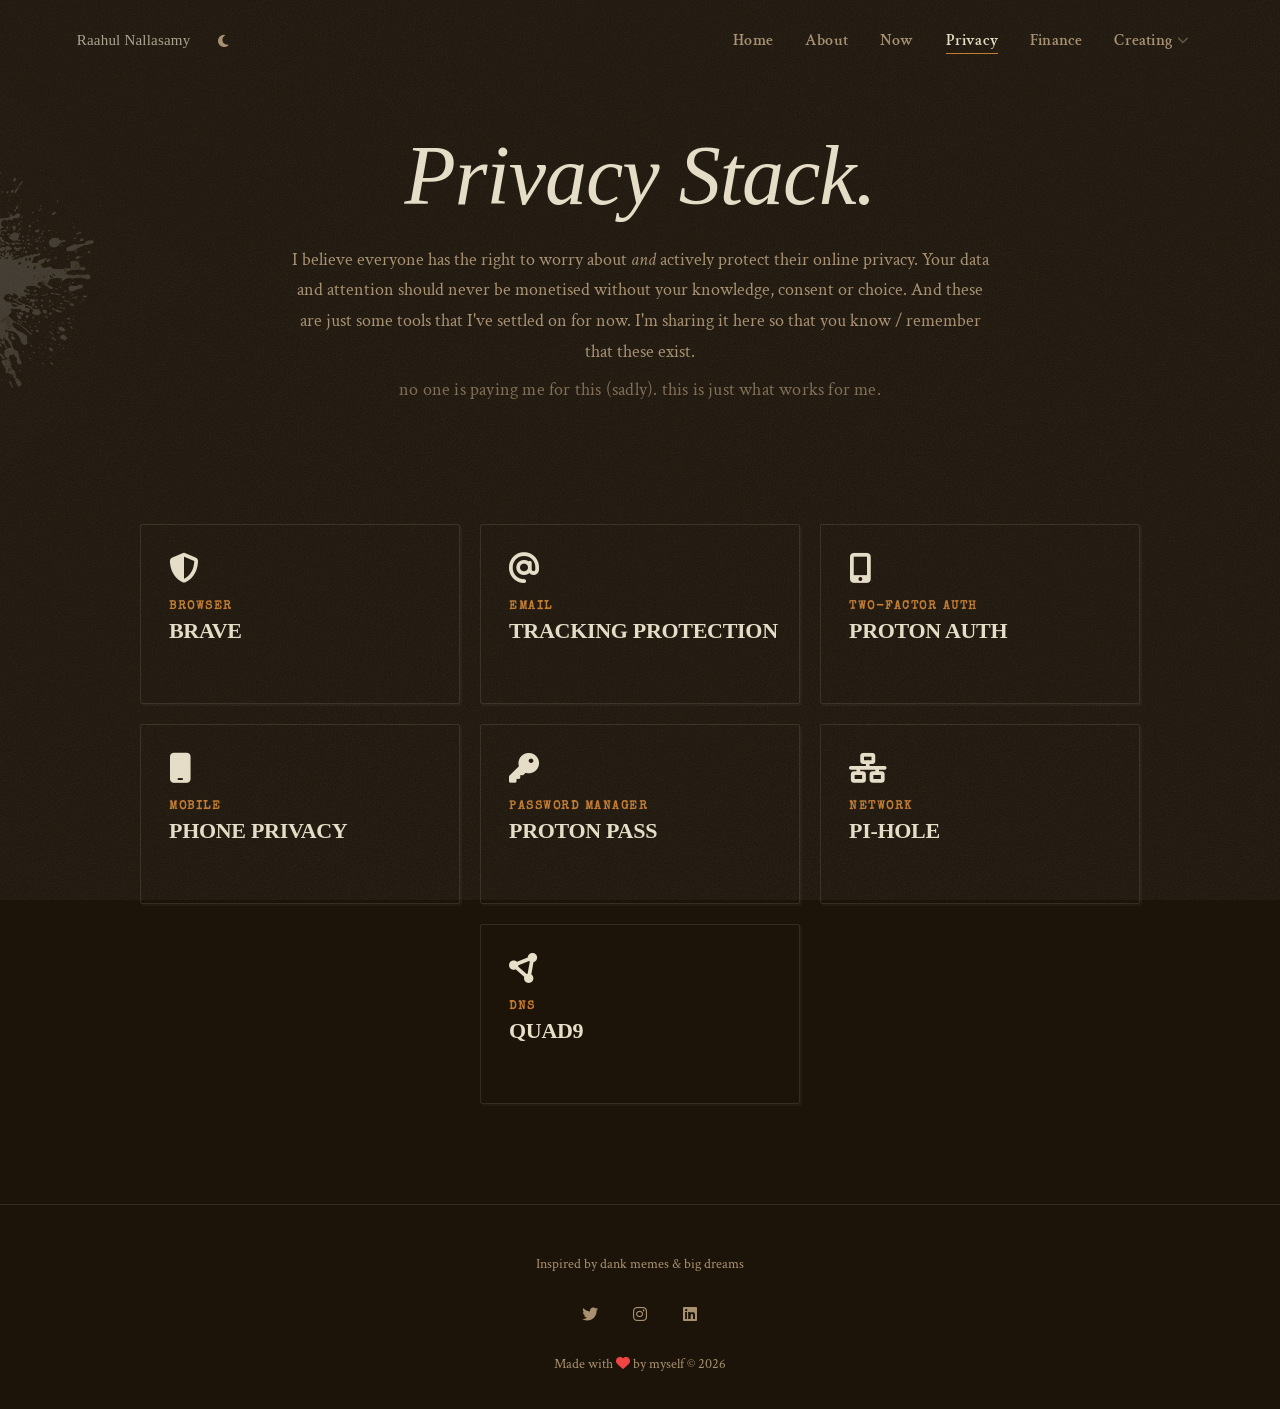
<file: privacy/index.html>
<!DOCTYPE html>
<html lang="en">
<head>
    <title>Privacy Stack — Raahul Nallasamy</title>
    <meta charset="UTF-8"/>
    <meta name="viewport" content="width=device-width, initial-scale=1.0, shrink-to-fit=no"/>
    <meta name="description" content="Tools Raahul uses to keep his digital life private and secure."/>

    <link rel="preconnect" href="https://fonts.googleapis.com">
    <link rel="preconnect" href="https://fonts.gstatic.com" crossorigin>
    <link href="https://fonts.googleapis.com/css2?family=Inter:wght@300;400;600;800&family=IM+Fell+English:ital@0;1&family=Crimson+Text:ital,wght@0,400;0,600;1,400&family=Special+Elite&display=swap" rel="stylesheet">
    <link rel="stylesheet" href="https://cdnjs.cloudflare.com/ajax/libs/font-awesome/6.5.0/css/all.min.css">
    <link rel="stylesheet" href="../style.css">
    <link rel="stylesheet" href="../retro.css">
    <link rel="icon" href="data:image/svg+xml,<svg xmlns='http://www.w3.org/2000/svg' viewBox='0 0 100 100'><text y='.9em' font-size='90'>⚡</text></svg>">
    <script data-goatcounter="https://raahul42.goatcounter.com/count" async src="//gc.zgo.at/count.js"></script>
    <style>
        .privacy-hero {
            min-height: 38vh;
            display: flex;
            flex-direction: column;
            align-items: center;
            justify-content: center;
            text-align: center;
            padding: 130px 24px 50px;
            position: relative;
        }
        .privacy-hero h1 {
            font-family: 'IM Fell English', Georgia, serif;
            font-style: italic;
            font-size: clamp(48px, 8vw, 84px);
            font-weight: 400;
            letter-spacing: -1px;
            line-height: 1.1;
            margin-bottom: 14px;
            min-height: 1.2em;
        }
        .privacy-hero p {
            font-size: 18px;
            color: var(--text-muted);
            max-width: 500px;
            line-height: 1.7;
            margin-bottom: 8px;
        }
        .privacy-note {
            font-size: 14px;
            color: var(--text-muted);
            opacity: 0.7;
            letter-spacing: 0.2px;
        }
        .tools-section {
            padding: 60px 0 100px;
        }
        .tools-grid {
            display: grid;
            grid-template-columns: repeat(3, 1fr);
            gap: 20px;
            width: 88%;
            max-width: 1000px;
            margin: 0 auto;
        }
        .tool-card-wrap {
            position: relative;
            height: 180px;
            z-index: 1;
        }
        .tool-card-wrap:has(.tool-card:hover) {
            z-index: 20;
        }
        .tool-card {
            background: transparent;
            border: 1px solid var(--card-border);
            border-radius: 2px;
            padding: 28px 28px 24px;
            text-decoration: none;
            color: var(--text);
            display: block;
            position: absolute;
            top: 0; left: 0; right: 0;
            min-height: 180px;
            z-index: 1;
            transition: transform 0.3s ease, box-shadow 0.3s ease, border-color 0.3s ease;
            box-shadow: 2px 2px 0 var(--card-bg);
        }
        .tool-card:hover {
            background: var(--bg);
            transform: translate(-3px, -3px);
            border-color: var(--text);
            box-shadow: 4px 4px 0 var(--text);
            z-index: 10;
        }
        .tool-icon {
            font-size: 30px;
            margin-bottom: 18px;
            display: block;
            color: var(--text) !important;
            transition: color 0.3s ease;
        }
        .tool-card:hover .tool-icon {
            color: var(--accent) !important;
        }
        .tool-category {
            font-size: 12px;
            font-weight: 700;
            letter-spacing: 1.5px;
            text-transform: uppercase;
            color: var(--accent);
            display: block;
            margin-bottom: 5px;
        }
        .tool-name {
            font-size: 22px;
            font-weight: 700;
            letter-spacing: -0.3px;
            margin: 0;
            white-space: nowrap;
            transition: color 0.25s ease;
        }
        .tool-card:hover .tool-name {
            color: var(--accent);
        }
        .tool-desc {
            font-size: 15px;
            font-family: 'Crimson Text', serif;
            color: var(--text-muted);
            line-height: 1.65;
            max-height: 0;
            overflow: hidden;
            opacity: 0;
            margin-top: 0;
            transition: max-height 0.4s ease, opacity 0.3s ease 0.05s, margin-top 0.3s ease;
        }
        .tool-card:hover .tool-desc {
            max-height: 160px;
            opacity: 1;
            margin-top: 12px;
        }
        .tool-link {
            display: inline-flex;
            align-items: center;
            gap: 5px;
            font-size: 14px;
            font-weight: 600;
            color: var(--accent);
            max-height: 0;
            overflow: hidden;
            opacity: 0;
            margin-top: 0;
            transition: max-height 0.4s ease, opacity 0.3s ease 0.08s, margin-top 0.3s ease;
        }
        .tool-card:hover .tool-link {
            max-height: 36px;
            opacity: 1;
            margin-top: 10px;
        }
        .dns-card {
            grid-column: 2;
        }
        @media (max-width: 900px) {
            .tools-grid { grid-template-columns: repeat(2, 1fr); }
            .dns-card { grid-column: auto; }
        }
        @media (max-width: 700px) {
            .tools-grid { grid-template-columns: 1fr; width: 92%; }
            .tool-card-wrap { height: auto; min-height: 160px; }
            .tool-card-wrap:has(.tool-card.expanded) { z-index: 20; }
            .tool-card { position: relative; top: auto; left: auto; right: auto; min-height: auto; }
            .tool-card.expanded {
                background: var(--bg);
                border-color: var(--text);
                box-shadow: 4px 4px 0 var(--text);
                transform: translate(-2px, -2px);
            }
            .tool-card.expanded .tool-icon { color: var(--accent) !important; }
            .tool-card.expanded .tool-desc { max-height: 300px; opacity: 1; margin-top: 12px; }
            .tool-card.expanded .tool-link { max-height: 36px; opacity: 1; margin-top: 10px; }
            .privacy-hero h1 { min-height: 2.5em; }
        }
        .ink-drop-privacy {
            width: 32vw;
            height: 32vw;
            max-width: 320px;
            max-height: 320px;
            min-width: 150px;
            min-height: 150px;
            top: 25%;
            left: -15%;
            transform: rotate(45deg);
        }
        @media (max-width: 700px) {
            .ink-drop-privacy {
                top: 15%;
                left: -20%;
                opacity: 0.3;
            }
        }
    </style>
</head>
<body class="loading">

<div class="page-loader" id="loader">
    <div class="loader-spinner"></div>
</div>

<nav id="navbar">
    <h2 class="nav-logo" data-tooltip="no one made a wikipedia page yet">
        <a href="/" style="color: inherit; text-decoration: none;">Raahul Nallasamy</a>
    </h2>
    <button class="theme-toggle" id="themeToggle" onclick="toggleTheme()" title="Toggle theme">
        <i class="fa-solid fa-moon" id="themeIcon"></i>
    </button>
    <i class="fa-solid fa-bars menu-icon" onclick="showMenu()"></i>
    <div class="nav-links" id="navLinks">
        <i class="fa-solid fa-xmark close-icon" onclick="HideMenu()"></i>
        <ul>
            <li><a href="/#home" class="nav-item">Home</a></li>
            <li><a href="/#about" class="nav-item">About</a></li>
            <li><a href="/now" class="nav-item">Now</a></li>
            <li><a href="/privacy" class="nav-item active">Privacy</a></li>
            <li><a href="/finance" class="nav-item">Finance</a></li>
            <li class="nav-dropdown">
                <a href="#" class="nav-item dropdown-trigger">Creating <i class="fa-solid fa-chevron-down fa-xs"></i></a>
                <div class="dropdown-menu">
                    <a href="/tree-tracker/">
                        <i class="fa-solid fa-seedling"></i> Tree Journal
                    </a>
                    <a href="https://www.youtube.com/c/raahul42" target="_blank" rel="noopener noreferrer">
                        <i class="fa-brands fa-youtube"></i> YouTube Community
                    </a>
                </div>
            </li>
        </ul>
    </div>
</nav>

<div class="privacy-hero">
    <div class="ink-drop ink-drop-privacy"></div>
    <h1 style="position:relative;z-index:1;"><span class="gradient-text" id="privacy-typed"></span></h1>
    <p style="position:relative;z-index:1;max-width:700px;">I believe everyone has the right to worry about <em>and</em> actively protect their online privacy. Your data and attention should never be monetised without your knowledge, consent or choice. And these are just some tools that I've settled on for now. I'm sharing it here so that you know / remember that these exist.</p>
    <p class="privacy-note" style="position:relative;z-index:1;max-width:620px;">no one is paying me for this (sadly). this is just what works for me.</p>
</div>

<section class="tools-section">
    <div class="tools-grid">

        <!-- Row 1: Browser, Email, 2FA -->
        <div class="tool-card-wrap reveal">
        <a href="https://brave.com" target="_blank" rel="noopener noreferrer" class="tool-card">
            <i class="tool-icon fa-solid fa-shield-halved" style="color: #FB542B;"></i>
            <span class="tool-category">Browser</span>
            <h3 class="tool-name">Brave</h3>
            <p class="tool-desc">Chromium-based browser with built-in shields. Blocks ads, trackers, and fingerprinting out of the box, no extensions needed. All your Chrome extensions still work.</p>
            <span class="tool-link">brave.com <i class="fa-solid fa-arrow-right fa-xs"></i></span>
        </a>
        </div>

        <div class="tool-card-wrap reveal" style="--reveal-delay: 0.1s">
        <a href="https://duckduckgo.com/email/" target="_blank" rel="noopener noreferrer" class="tool-card">
            <i class="tool-icon fa-solid fa-at" style="color: #DE5833;"></i>
            <span class="tool-category">Email</span>
            <h3 class="tool-name">Tracking Protection</h3>
            <p class="tool-desc">DuckDuckGo's free email forwarding service that strips trackers from every email before it hits your inbox.</p>
            <span class="tool-link">duckduckgo.com/email <i class="fa-solid fa-arrow-right fa-xs"></i></span>
        </a>
        </div>

        <div class="tool-card-wrap reveal" style="--reveal-delay: 0.2s">
        <a href="https://proton.me/authenticator" target="_blank" rel="noopener noreferrer" class="tool-card">
            <i class="tool-icon fa-solid fa-mobile-screen-button" style="color: #22c55e;"></i>
            <span class="tool-category">Two-Factor Auth</span>
            <h3 class="tool-name">Proton Auth</h3>
            <p class="tool-desc">Open-source TOTP app with end-to-end encrypted backups. Also use Google Authenticator if convenient</p>
            <span class="tool-link">proton.me/pass/authenticator <i class="fa-solid fa-arrow-right fa-xs"></i></span>
        </a>
        </div>

        <!-- Row 2: Mobile, Password Manager, Network -->
        <div class="tool-card-wrap reveal" style="--reveal-delay: 0.05s">
        <a href="https://spreadprivacy.com/introducing-app-tracking-protection/" target="_blank" rel="noopener noreferrer" class="tool-card">
            <i class="tool-icon fa-solid fa-mobile" style="color: #8b5cf6;"></i>
            <span class="tool-category">Mobile</span>
            <h3 class="tool-name">Phone Privacy</h3>
            <p class="tool-desc">On iPhone 14 - App Tracking Transparency on, location set to "never" for most apps, ad personalisation off. On Android - DuckDuckGo's VPN blocks app-level trackers across every app on the device.</p>
            <span class="tool-link">DDG App Tracking Protection <i class="fa-solid fa-arrow-right fa-xs"></i></span>
        </a>
        </div>

        <div class="tool-card-wrap reveal" style="--reveal-delay: 0.15s">
        <a href="https://proton.me/pass" target="_blank" rel="noopener noreferrer" class="tool-card">
            <i class="tool-icon fa-solid fa-key" style="color: #6D4AFF;"></i>
            <span class="tool-category">Password Manager</span>
            <h3 class="tool-name">Proton Pass</h3>
            <p class="tool-desc">Open-source password manager from the Proton team. End-to-end encrypted, zero-knowledge, built in Switzerland under strong privacy laws.</p>
            <span class="tool-link">proton.me/pass <i class="fa-solid fa-arrow-right fa-xs"></i></span>
        </a>
        </div>

        <div class="tool-card-wrap reveal" style="--reveal-delay: 0.25s">
        <a href="https://docs.pi-hole.net/" target="_blank" rel="noopener noreferrer" class="tool-card">
            <i class="tool-icon fa-solid fa-network-wired" style="color: #ef4444;"></i>
            <span class="tool-category">Network</span>
            <h3 class="tool-name">Pi-hole</h3>
            <p class="tool-desc">A DNS sinkhole running on a Raspberry Pi Zero W that blocks ads and trackers for every device on the home network. Your TV, phone, laptop — all covered without installing anything on them.</p>
            <span class="tool-link">pi-hole.net <i class="fa-solid fa-arrow-right fa-xs"></i></span>
        </a>
        </div>

        <!-- Row 3: DNS centered in middle column -->
        <div class="tool-card-wrap reveal dns-card" style="--reveal-delay: 0.1s;">
        <a href="https://quad9.net" target="_blank" rel="noopener noreferrer" class="tool-card">
            <i class="tool-icon fa-solid fa-circle-nodes" style="color: #38bdf8;"></i>
            <span class="tool-category">DNS</span>
            <h3 class="tool-name">Quad9</h3>
            <p class="tool-desc">Free, privacy-focused DNS resolver (9.9.9.9) that blocks malicious domains at the DNS layer. Doesn't log your queries. Run by a Swiss non-profit, no commercial interest in your data.</p>
            <span class="tool-link">quad9.net <i class="fa-solid fa-arrow-right fa-xs"></i></span>
        </a>
        </div>

    </div>
</section>

<footer class="footer">
    <p>Inspired by dank memes &amp; big dreams</p>
    <div class="icons">
        <span class="icon-btn" data-tooltip="no funny tweets"><i class="fa-brands fa-twitter"></i></span>
        <span class="icon-btn" data-tooltip="inactive since 2021"><i class="fa-brands fa-instagram"></i></span>
        <a href="https://linkedin.com/in/raahul42" target="_blank" rel="noopener noreferrer" class="icon-btn" data-tooltip="might accept invite"><i class="fa-brands fa-linkedin"></i></a>
    </div>
    <p>Made with <i class="fa-solid fa-heart"></i> by myself &copy; <span id="year"></span></p>
</footer>

<script>
    window.addEventListener('load', () => {
        setTimeout(() => {
            document.getElementById('loader').classList.add('hidden');
            document.body.classList.remove('loading');
        }, 500);
    });

    const navLinks = document.getElementById("navLinks");
    function showMenu() { navLinks.style.right = "0"; }
    function HideMenu() { navLinks.style.right = "-280px"; document.querySelectorAll('.nav-dropdown').forEach(d => d.classList.remove('open')); }

    document.addEventListener('click', function(e) {
        if (navLinks.style.right === '0px' &&
            !navLinks.contains(e.target) &&
            !e.target.closest('.menu-icon')) {
            HideMenu();
        }
    });

    document.querySelectorAll('#navLinks a:not(.dropdown-trigger)').forEach(link => {
        link.addEventListener('click', function() {
            if (window.innerWidth <= 700) HideMenu();
        });
    });

    document.querySelectorAll('.dropdown-trigger').forEach(trigger => {
        trigger.addEventListener('click', function(e) {
            if (window.innerWidth <= 700) {
                e.preventDefault();
                const parent = this.closest('.nav-dropdown');
                parent.classList.toggle('open');
            }
        });
    });

    const navbar = document.getElementById("navbar");
    window.addEventListener('scroll', () => {
        navbar.classList.toggle('scrolled', window.scrollY > 60);
    });

    const revealEls = document.querySelectorAll('.reveal');
    const observer = new IntersectionObserver((entries) => {
        entries.forEach(entry => {
            if (entry.isIntersecting) {
                entry.target.classList.add('visible');
                observer.unobserve(entry.target);
            }
        });
    }, { threshold: 0.1 });
    revealEls.forEach(el => observer.observe(el));

    const savedTheme = localStorage.getItem('theme') || 'dark';
    applyTheme(savedTheme);

    function applyTheme(theme) {
        document.documentElement.setAttribute('data-theme', theme);
        document.getElementById('themeIcon').className = theme === 'dark' ? 'fa-solid fa-moon' : 'fa-solid fa-sun';
        localStorage.setItem('theme', theme);
    }

    function toggleTheme() {
        const current = document.documentElement.getAttribute('data-theme') || 'dark';
        applyTheme(current === 'dark' ? 'light' : 'dark');
    }

    const privacyPhrases = ["Privacy Stack.", "That everyone needs."];
    let pIdx = 0;
    const pTyped = document.getElementById('privacy-typed');
    function cyclePhrase() {
        pTyped.style.opacity = '0';
        setTimeout(() => {
            pIdx = (pIdx + 1) % privacyPhrases.length;
            pTyped.textContent = privacyPhrases[pIdx];
            pTyped.style.opacity = '1';
        }, 600);
    }
    pTyped.textContent = privacyPhrases[0];
    pTyped.style.transition = 'opacity 0.6s ease';
    setInterval(cyclePhrase, 3000);

    if (window.innerWidth <= 700) {
        document.querySelectorAll('.tool-card').forEach(card => {
            card.addEventListener('click', function(e) {
                if (!this.classList.contains('expanded')) {
                    e.preventDefault();
                    document.querySelectorAll('.tool-card').forEach(c => c.classList.remove('expanded'));
                    this.classList.add('expanded');
                }
            });
        });
        document.addEventListener('click', function(e) {
            if (!e.target.closest('.tool-card')) {
                document.querySelectorAll('.tool-card').forEach(c => c.classList.remove('expanded'));
            }
        });
    }

    document.getElementById('year').textContent = new Date().getFullYear();
</script>
</body>
</html>
</file>
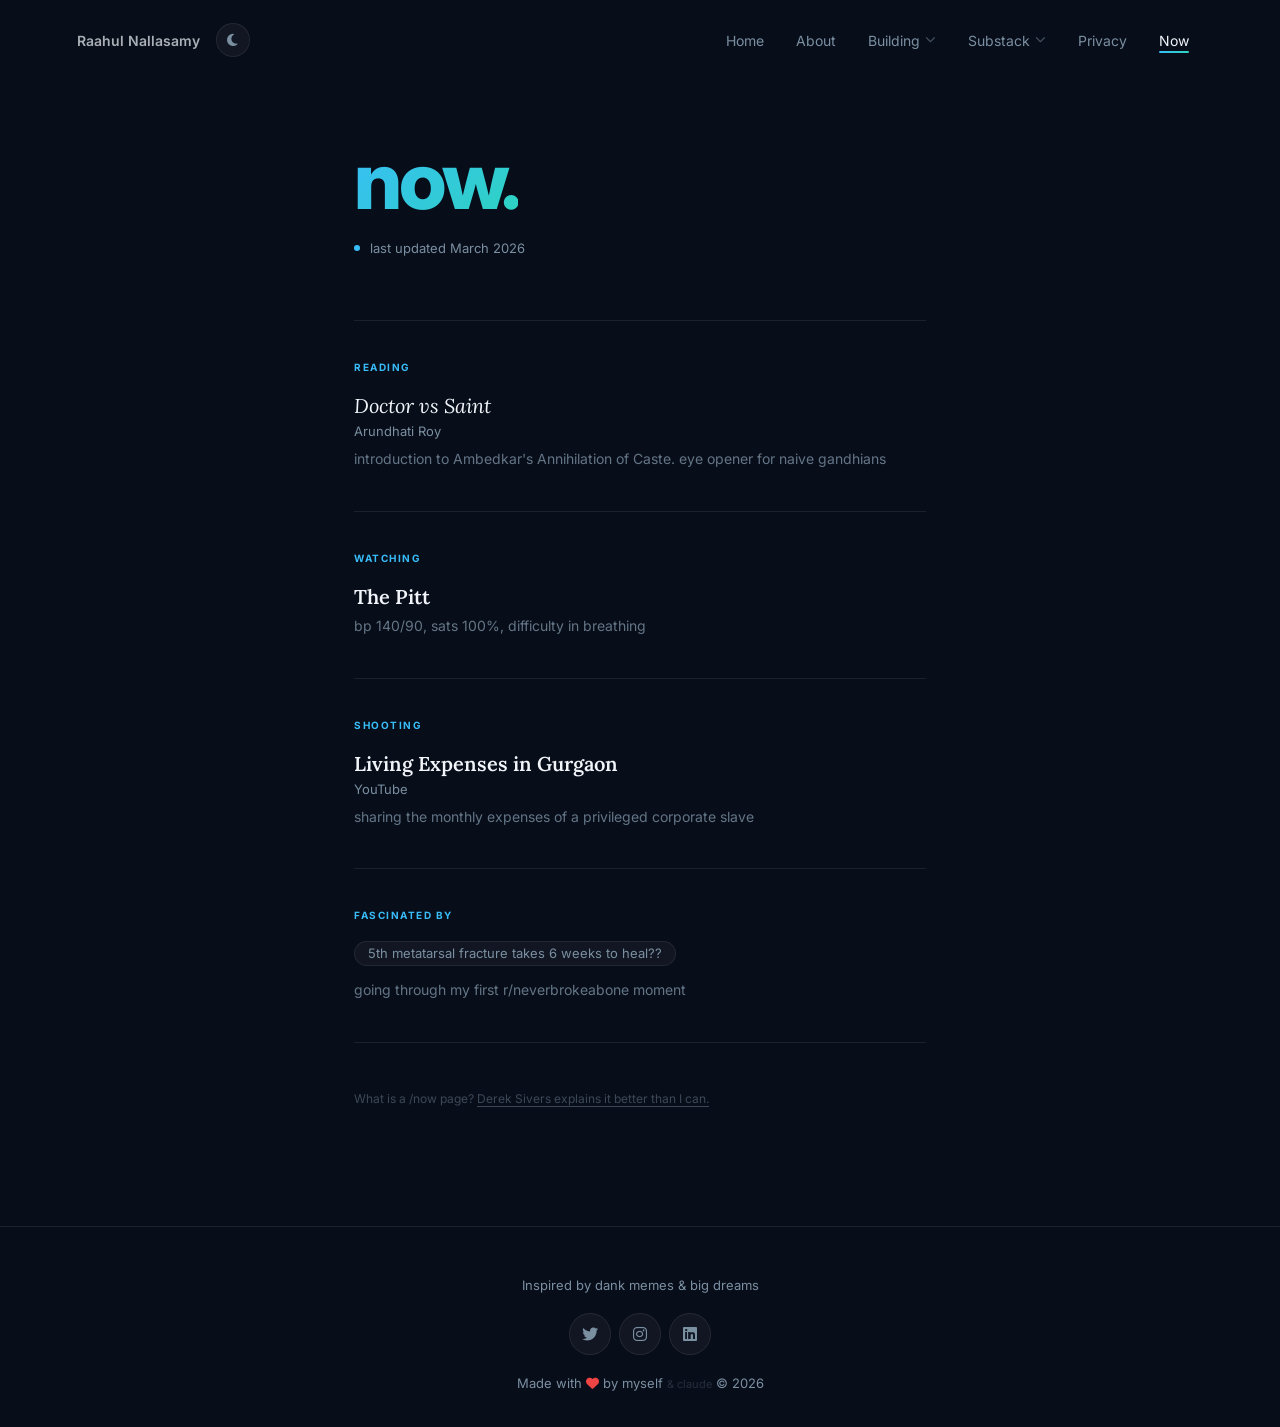
<file: now.html>
<!DOCTYPE html>
<html lang="en">
<head>
    <title>Now — Raahul Nallasamy</title>
    <meta charset="UTF-8"/>
    <meta name="viewport" content="width=device-width, initial-scale=1.0, shrink-to-fit=no"/>
    <meta name="description" content="What Raahul is focused on right now."/>

    <link rel="preconnect" href="https://fonts.googleapis.com">
    <link rel="preconnect" href="https://fonts.gstatic.com" crossorigin>
    <link href="https://fonts.googleapis.com/css2?family=Inter:wght@300;400;600;800&family=Lora:ital,wght@0,400;0,600;1,400&display=swap" rel="stylesheet">
    <link rel="stylesheet" href="https://cdnjs.cloudflare.com/ajax/libs/font-awesome/6.5.0/css/all.min.css">
    <link rel="stylesheet" href="style.css">
    <link rel="icon" href="data:image/svg+xml,<svg xmlns='http://www.w3.org/2000/svg' viewBox='0 0 100 100'><text y='.9em' font-size='90'>⚡</text></svg>">
    <script data-goatcounter="https://raahul42.goatcounter.com/count" async src="//gc.zgo.at/count.js"></script>
    <style>
        .now-wrap {
            max-width: 620px;
            margin: 0 auto;
            padding: 140px 24px 120px;
        }

        .now-header {
            margin-bottom: 64px;
        }

        .now-header h1 {
            font-size: clamp(52px, 8vw, 80px);
            font-weight: 800;
            letter-spacing: -3px;
            line-height: 1;
            margin-bottom: 20px;
        }

        .now-meta {
            display: flex;
            align-items: center;
            gap: 10px;
            font-size: 13px;
            color: var(--text-muted);
        }

        .now-meta-dot {
            width: 6px;
            height: 6px;
            border-radius: 50%;
            background: var(--accent);
            flex-shrink: 0;
        }

        .now-section {
            padding: 40px 0;
            border-top: 1px solid var(--card-border);
        }

        .now-section:last-of-type {
            border-bottom: 1px solid var(--card-border);
        }

        .now-label {
            font-size: 10px;
            font-weight: 700;
            letter-spacing: 1.5px;
            text-transform: uppercase;
            color: var(--accent);
            margin-bottom: 20px;
            display: block;
        }

        .now-item {
            margin-bottom: 28px;
        }

        .now-item:last-child {
            margin-bottom: 0;
        }

        .now-item-title {
            font-family: 'Lora', Georgia, serif;
            font-size: 20px;
            font-weight: 600;
            color: var(--text);
            line-height: 1.3;
            margin-bottom: 4px;
        }

        .now-item-title em {
            font-style: italic;
            font-weight: 400;
        }

        .now-item-sub {
            font-size: 13px;
            color: var(--text-muted);
            margin-bottom: 8px;
        }

        .now-item-note {
            font-size: 14px;
            color: var(--text-muted);
            line-height: 1.7;
            opacity: 0.8;
        }

        .now-tags {
            display: flex;
            flex-wrap: wrap;
            gap: 8px;
            margin-top: 4px;
        }

        .now-tag {
            font-size: 13px;
            color: var(--text-muted);
            background: var(--card-bg);
            border: 1px solid var(--card-border);
            padding: 5px 13px;
            border-radius: 20px;
            line-height: 1;
        }

        .now-footer-note {
            margin-top: 48px;
            font-size: 12px;
            color: var(--text-muted);
            opacity: 0.45;
        }

        .now-footer-note a {
            color: inherit;
            text-decoration: underline;
            text-underline-offset: 3px;
        }
    </style>
</head>
<body class="loading">

<div class="page-loader" id="loader">
    <div class="loader-spinner"></div>
</div>

<nav id="navbar">
    <h2 class="nav-logo" data-tooltip="no one made a wikipedia page yet">
        <a href="index.html" style="color: inherit; text-decoration: none;">Raahul Nallasamy</a>
    </h2>
    <button class="theme-toggle" id="themeToggle" onclick="toggleTheme()" title="Toggle theme">
        <i class="fa-solid fa-moon" id="themeIcon"></i>
    </button>
    <i class="fa-solid fa-bars menu-icon" onclick="showMenu()"></i>
    <div class="nav-links" id="navLinks">
        <i class="fa-solid fa-xmark close-icon" onclick="HideMenu()"></i>
        <ul>
            <li><a href="index.html#home" class="nav-item">Home</a></li>
            <li><a href="index.html#about" class="nav-item">About</a></li>
            <li class="nav-dropdown">
                <a href="#" class="nav-item dropdown-trigger">Building <i class="fa-solid fa-chevron-down fa-xs"></i></a>
                <div class="dropdown-menu">
                    <a href="https://github.com/raahul42/tree-tracker" target="_blank"><i class="fa-solid fa-seedling"></i> tree-tracker</a>
                    <a href="https://www.youtube.com/c/raahul42" target="_blank"><i class="fa-brands fa-youtube"></i> YouTube Community</a>
                </div>
            </li>
            <li class="nav-dropdown">
                <a href="#" class="nav-item dropdown-trigger">Substack <i class="fa-solid fa-chevron-down fa-xs"></i></a>
                <div class="dropdown-menu">
                    <a href="https://raahul5842.substack.com" target="_blank"><i class="fa-solid fa-pen-nib"></i> ...writing</a>
                </div>
            </li>
            <li><a href="privacy.html" class="nav-item">Privacy</a></li>
            <li><a href="now.html" class="nav-item active">Now</a></li>
        </ul>
    </div>
</nav>

<main class="now-wrap">

    <header class="now-header">
        <h1><span class="gradient-text">now.</span></h1>
        <div class="now-meta">
            <span class="now-meta-dot"></span>
            <span>last updated March 2026</span>
        </div>
    </header>

    <!-- Reading -->
    <div class="now-section">
        <span class="now-label">Reading</span>
        <div class="now-item">
            <div class="now-item-title"><em>Doctor vs Saint</em></div>
            <div class="now-item-sub">Arundhati Roy</div>
            <div class="now-item-note">introduction to Ambedkar's Annihilation of Caste. eye opener for naive gandhians</div>
        </div>
    </div>

    <!-- Watching -->
    <div class="now-section">
        <span class="now-label">Watching</span>
        <div class="now-item">
            <div class="now-item-title">The Pitt</div>
            <div class="now-item-note">bp 140/90, sats 100%, difficulty in breathing</div>
        </div>
    </div>

    <!-- Shooting -->
    <div class="now-section">
        <span class="now-label">Shooting</span>
        <div class="now-item">
            <div class="now-item-title">Living Expenses in Gurgaon</div>
            <div class="now-item-sub">YouTube</div>
            <div class="now-item-note">sharing the monthly expenses of a privileged corporate slave</div>
        </div>
    </div>

    <!-- Fascinated by -->
    <div class="now-section">
        <span class="now-label">Fascinated by</span>
        <div class="now-tags">
            <span class="now-tag">5th metatarsal fracture takes 6 weeks to heal??</span>
        </div>
        <div class="now-item-note" style="margin-top:12px;">going through my first r/neverbrokeabone moment</div>
        </div>
    </div>

    <p class="now-footer-note">
        What is a /now page? <a href="https://nownownow.com/about" target="_blank">Derek Sivers explains it better than I can.</a>
    </p>

</main>

<footer class="footer">
    <p>Inspired by dank memes &amp; big dreams</p>
    <div class="icons">
        <span class="icon-btn" data-tooltip="no funny tweets"><i class="fa-brands fa-twitter"></i></span>
        <span class="icon-btn" data-tooltip="inactive since 2021"><i class="fa-brands fa-instagram"></i></span>
        <a href="https://linkedin.com/in/raahul42" target="_blank" class="icon-btn" data-tooltip="might accept invite"><i class="fa-brands fa-linkedin"></i></a>
    </div>
    <p>Made with <i class="fa-solid fa-heart"></i> by myself <span class="claude-credit">&amp; claude</span> &copy; <span id="year"></span></p>
</footer>

<script>
    window.addEventListener('load', () => {
        setTimeout(() => {
            document.getElementById('loader').classList.add('hidden');
            document.body.classList.remove('loading');
        }, 500);
    });

    const navLinks = document.getElementById("navLinks");
    function showMenu() { navLinks.style.right = "0"; }
    function HideMenu() { navLinks.style.right = "-280px"; }

    const navbar = document.getElementById("navbar");
    window.addEventListener('scroll', () => {
        navbar.classList.toggle('scrolled', window.scrollY > 60);
    });

    const savedTheme = localStorage.getItem('theme') || 'dark';
    if (savedTheme === 'light') applyTheme('light');

    function applyTheme(theme) {
        document.documentElement.setAttribute('data-theme', theme);
        document.getElementById('themeIcon').className = theme === 'dark' ? 'fa-solid fa-moon' : 'fa-solid fa-sun';
        localStorage.setItem('theme', theme);
    }

    function toggleTheme() {
        const current = document.documentElement.getAttribute('data-theme') || 'dark';
        applyTheme(current === 'dark' ? 'light' : 'dark');
    }

    document.getElementById('year').textContent = new Date().getFullYear();
</script>
</body>
</html>
</file>
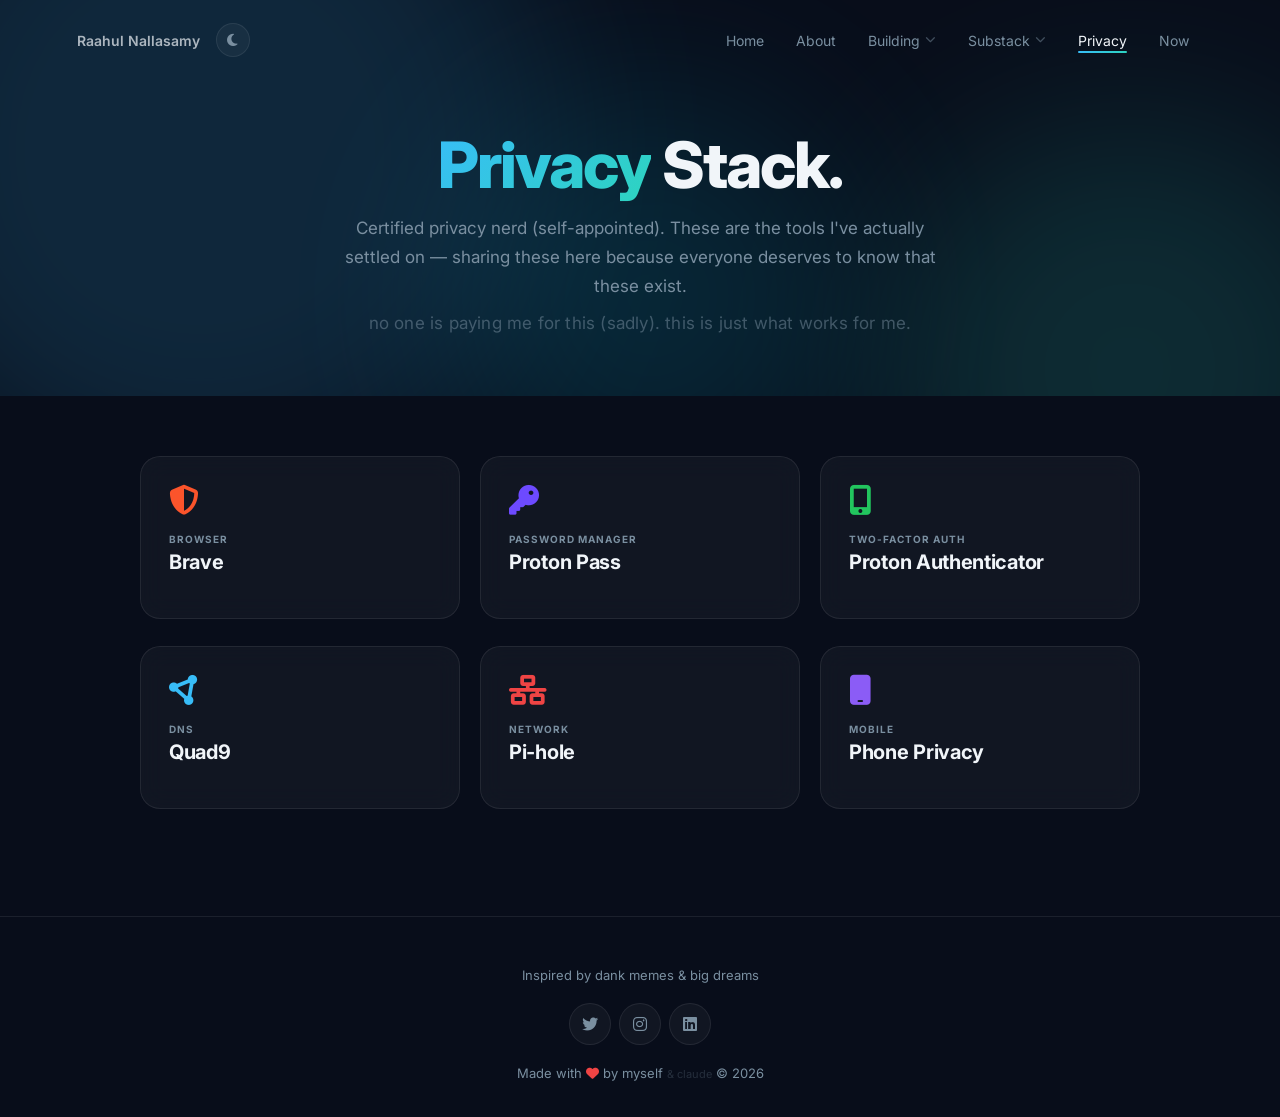
<file: privacy.html>
<!DOCTYPE html>
<html lang="en">
<head>
    <title>Privacy Stack — Raahul Nallasamy</title>
    <meta charset="UTF-8"/>
    <meta name="viewport" content="width=device-width, initial-scale=1.0, shrink-to-fit=no"/>
    <meta name="description" content="Tools Raahul uses to keep his digital life private and secure."/>

    <link rel="preconnect" href="https://fonts.googleapis.com">
    <link rel="preconnect" href="https://fonts.gstatic.com" crossorigin>
    <link href="https://fonts.googleapis.com/css2?family=Inter:wght@300;400;600;800&display=swap" rel="stylesheet">
    <link rel="stylesheet" href="https://cdnjs.cloudflare.com/ajax/libs/font-awesome/6.5.0/css/all.min.css">
    <link rel="stylesheet" href="style.css">
    <link rel="icon" href="data:image/svg+xml,<svg xmlns='http://www.w3.org/2000/svg' viewBox='0 0 100 100'><text y='.9em' font-size='90'>⚡</text></svg>">
    <script data-goatcounter="https://raahul42.goatcounter.com/count" async src="//gc.zgo.at/count.js"></script>
    <style>
        .privacy-hero {
            min-height: 38vh;
            display: flex;
            flex-direction: column;
            align-items: center;
            justify-content: center;
            text-align: center;
            padding: 130px 24px 50px;
            position: relative;
        }
        .privacy-hero h1 {
            font-size: clamp(36px, 6vw, 64px);
            font-weight: 800;
            letter-spacing: -2px;
            line-height: 1.1;
            margin-bottom: 14px;
        }
        .privacy-hero p {
            font-size: 17px;
            color: var(--text-muted);
            max-width: 500px;
            line-height: 1.7;
            margin-bottom: 8px;
        }
        .privacy-note {
            font-size: 12px;
            color: var(--text-muted);
            opacity: 0.5;
            letter-spacing: 0.2px;
        }
        .tools-section {
            padding: 60px 0 100px;
        }
        .tools-grid {
            display: grid;
            grid-template-columns: repeat(3, 1fr);
            gap: 20px;
            width: 88%;
            max-width: 1000px;
            margin: 0 auto;
        }
        .tool-card-wrap {
            position: relative;
            height: 170px;
            z-index: 1;
        }
        .tool-card-wrap:has(.tool-card:hover) {
            z-index: 20;
        }
        .tool-card {
            background: var(--card-bg);
            border: 1px solid var(--card-border);
            backdrop-filter: blur(12px);
            border-radius: 20px;
            padding: 28px 28px 24px;
            text-decoration: none;
            color: var(--text);
            display: block;
            position: absolute;
            top: 0; left: 0; right: 0;
            z-index: 1;
            transition: transform 0.3s ease, box-shadow 0.3s ease, border-color 0.3s ease;
        }
        .tool-card:hover {
            background: var(--bg-surface);
            backdrop-filter: none;
            transform: translateY(-6px);
            border-color: var(--card-border-hover);
            box-shadow: 0 20px 44px rgba(0, 0, 0, 0.25);
            z-index: 10;
        }
        .tool-icon {
            font-size: 30px;
            margin-bottom: 18px;
            display: block;
        }
        .tool-category {
            font-size: 10px;
            font-weight: 700;
            letter-spacing: 1px;
            text-transform: uppercase;
            color: var(--text-muted);
            display: block;
            margin-bottom: 5px;
        }
        .tool-name {
            font-size: 20px;
            font-weight: 700;
            letter-spacing: -0.3px;
            margin: 0;
            transition: color 0.25s ease;
        }
        .tool-card:hover .tool-name {
            color: var(--accent);
        }
        .tool-desc {
            font-size: 13px;
            color: var(--text-muted);
            line-height: 1.65;
            max-height: 0;
            overflow: hidden;
            opacity: 0;
            margin-top: 0;
            transition: max-height 0.4s ease, opacity 0.3s ease 0.05s, margin-top 0.3s ease;
        }
        .tool-card:hover .tool-desc {
            max-height: 160px;
            opacity: 1;
            margin-top: 12px;
        }
        .tool-link {
            display: inline-flex;
            align-items: center;
            gap: 5px;
            font-size: 12px;
            font-weight: 600;
            color: var(--accent);
            max-height: 0;
            overflow: hidden;
            opacity: 0;
            margin-top: 0;
            transition: max-height 0.4s ease, opacity 0.3s ease 0.08s, margin-top 0.3s ease;
        }
        .tool-card:hover .tool-link {
            max-height: 36px;
            opacity: 1;
            margin-top: 10px;
        }
        @media (max-width: 900px) {
            .tools-grid { grid-template-columns: repeat(2, 1fr); }
        }
        @media (max-width: 560px) {
            .tools-grid { grid-template-columns: 1fr; width: 92%; }
            .tool-desc { max-height: none; opacity: 1; margin-top: 12px; }
            .tool-link { max-height: none; opacity: 1; margin-top: 10px; }
        }
    </style>
</head>
<body class="loading">

<!-- Page Loader -->
<div class="page-loader" id="loader">
    <div class="loader-spinner"></div>
</div>

<!-- Navigation -->
<nav id="navbar">
    <h2 class="nav-logo" data-tooltip="no one made a wikipedia page yet">
        <a href="index.html" style="color: inherit; text-decoration: none;">Raahul Nallasamy</a>
    </h2>
    <button class="theme-toggle" id="themeToggle" onclick="toggleTheme()" title="Toggle theme">
        <i class="fa-solid fa-moon" id="themeIcon"></i>
    </button>
    <i class="fa-solid fa-bars menu-icon" onclick="showMenu()"></i>
    <div class="nav-links" id="navLinks">
        <i class="fa-solid fa-xmark close-icon" onclick="HideMenu()"></i>
        <ul>
            <li><a href="index.html#home" class="nav-item">Home</a></li>
            <li><a href="index.html#about" class="nav-item">About</a></li>
            <li class="nav-dropdown">
                <a href="#" class="nav-item dropdown-trigger">Building <i class="fa-solid fa-chevron-down fa-xs"></i></a>
                <div class="dropdown-menu">
                    <a href="https://github.com/raahul42/tree-tracker" target="_blank">
                        <i class="fa-solid fa-seedling"></i> tree-tracker
                    </a>
                    <a href="https://www.youtube.com/c/raahul42" target="_blank">
                        <i class="fa-brands fa-youtube"></i> YouTube Community
                    </a>
                </div>
            </li>
            <li class="nav-dropdown">
                <a href="#" class="nav-item dropdown-trigger">Substack <i class="fa-solid fa-chevron-down fa-xs"></i></a>
                <div class="dropdown-menu">
                    <a href="https://raahul5842.substack.com" target="_blank">
                        <i class="fa-solid fa-pen-nib"></i> ...writing
                    </a>
                </div>
            </li>
            <li><a href="privacy.html" class="nav-item active">Privacy</a></li>
            <li><a href="now.html" class="nav-item">Now</a></li>
        </ul>
    </div>
</nav>

<!-- Hero -->
<div class="privacy-hero">
    <div class="mesh-bg">
        <div class="orb orb-1"></div>
        <div class="orb orb-2"></div>
        <div class="orb orb-3"></div>
    </div>
    <h1 style="position:relative;z-index:1;"><span class="gradient-text">Privacy</span> Stack.</h1>
    <p style="position:relative;z-index:1;max-width:620px;">Certified privacy nerd (self-appointed). These are the tools I've actually settled on — sharing these here because everyone deserves to know that these exist.</p>
    <p class="privacy-note" style="position:relative;z-index:1;max-width:620px;">no one is paying me for this (sadly). this is just what works for me.</p>
</div>

<!-- Tools Grid -->
<section class="tools-section">
    <div class="tools-grid">

        <!-- Brave -->
        <div class="tool-card-wrap reveal">
        <a href="https://brave.com" target="_blank" class="tool-card">
            <i class="tool-icon fa-solid fa-shield-halved" style="color: #FB542B;"></i>
            <span class="tool-category">Browser</span>
            <h3 class="tool-name">Brave</h3>
            <p class="tool-desc">Chromium-based browser with built-in shields. Blocks ads, trackers, and fingerprinting out of the box — no extensions needed. All your Chrome extensions still work.</p>
            <span class="tool-link">brave.com <i class="fa-solid fa-arrow-right fa-xs"></i></span>
        </a>
        </div>

        <!-- Proton Pass -->
        <div class="tool-card-wrap reveal" style="--reveal-delay: 0.1s">
        <a href="https://proton.me/pass" target="_blank" class="tool-card">
            <i class="tool-icon fa-solid fa-key" style="color: #6D4AFF;"></i>
            <span class="tool-category">Password Manager</span>
            <h3 class="tool-name">Proton Pass</h3>
            <p class="tool-desc">Open-source password manager from the Proton team — the same people behind ProtonMail. End-to-end encrypted, zero-knowledge, built in Switzerland under strong privacy laws.</p>
            <span class="tool-link">proton.me/pass <i class="fa-solid fa-arrow-right fa-xs"></i></span>
        </a>
        </div>

        <!-- Proton Authenticator -->
        <div class="tool-card-wrap reveal" style="--reveal-delay: 0.2s">
        <a href="https://proton.me/pass/authenticator" target="_blank" class="tool-card">
            <i class="tool-icon fa-solid fa-mobile-screen-button" style="color: #22c55e;"></i>
            <span class="tool-category">Two-Factor Auth</span>
            <h3 class="tool-name">Proton Authenticator</h3>
            <p class="tool-desc">Open-source TOTP app with end-to-end encrypted backups. Unlike Google Authenticator, you won't lose all your 2FA codes if you lose your phone. Also use Google Authenticator where needed.</p>
            <span class="tool-link">proton.me/pass/authenticator <i class="fa-solid fa-arrow-right fa-xs"></i></span>
        </a>
        </div>

        <!-- Quad9 -->
        <div class="tool-card-wrap reveal" style="--reveal-delay: 0.05s">
        <a href="https://quad9.net" target="_blank" class="tool-card">
            <i class="tool-icon fa-solid fa-circle-nodes" style="color: #38bdf8;"></i>
            <span class="tool-category">DNS</span>
            <h3 class="tool-name">Quad9</h3>
            <p class="tool-desc">Free, privacy-focused DNS resolver (9.9.9.9) that blocks malicious domains at the DNS layer. Doesn't log your queries. Run by a Swiss non-profit — no commercial interest in your data.</p>
            <span class="tool-link">quad9.net <i class="fa-solid fa-arrow-right fa-xs"></i></span>
        </a>
        </div>

        <!-- Pi-hole -->
        <div class="tool-card-wrap reveal" style="--reveal-delay: 0.15s">
        <a href="https://pi-hole.net" target="_blank" class="tool-card">
            <i class="tool-icon fa-solid fa-network-wired" style="color: #ef4444;"></i>
            <span class="tool-category">Network</span>
            <h3 class="tool-name">Pi-hole</h3>
            <p class="tool-desc">A DNS sinkhole running on a Raspberry Pi Zero W that blocks ads and trackers for every device on the home network. Your TV, phone, laptop — all covered without installing anything on them.</p>
            <span class="tool-link">pi-hole.net <i class="fa-solid fa-arrow-right fa-xs"></i></span>
        </a>
        </div>

        <!-- Mobile -->
        <div class="tool-card-wrap reveal" style="--reveal-delay: 0.25s">
        <a href="https://spreadprivacy.com/introducing-app-tracking-protection/" target="_blank" class="tool-card">
            <i class="tool-icon fa-solid fa-mobile" style="color: #8b5cf6;"></i>
            <span class="tool-category">Mobile</span>
            <h3 class="tool-name">Phone Privacy</h3>
            <p class="tool-desc">On iPhone 14 — App Tracking Transparency on, location set to "never" for most apps, ad personalisation off. On Android — DuckDuckGo's VPN blocks app-level trackers across every app on the device.</p>
            <span class="tool-link">DDG App Tracking Protection <i class="fa-solid fa-arrow-right fa-xs"></i></span>
        </a>
        </div>

    </div>
</section>

<!-- Footer -->
<footer class="footer">
    <p>Inspired by dank memes &amp; big dreams</p>
    <div class="icons">
        <span class="icon-btn" data-tooltip="no funny tweets"><i class="fa-brands fa-twitter"></i></span>
        <span class="icon-btn" data-tooltip="inactive since 2021"><i class="fa-brands fa-instagram"></i></span>
        <a href="https://linkedin.com/in/raahul42" target="_blank" class="icon-btn" data-tooltip="might accept invite"><i class="fa-brands fa-linkedin"></i></a>
    </div>
    <p>Made with <i class="fa-solid fa-heart"></i> by myself <span class="claude-credit">&amp; claude</span> &copy; <span id="year"></span></p>
</footer>

<script>
    // Page Loader
    window.addEventListener('load', () => {
        setTimeout(() => {
            document.getElementById('loader').classList.add('hidden');
            document.body.classList.remove('loading');
        }, 500);
    });

    // Mobile Nav
    const navLinks = document.getElementById("navLinks");
    function showMenu() { navLinks.style.right = "0"; }
    function HideMenu() { navLinks.style.right = "-280px"; }

    // Navbar glass on scroll
    const navbar = document.getElementById("navbar");
    window.addEventListener('scroll', () => {
        navbar.classList.toggle('scrolled', window.scrollY > 60);
    });

    // Scroll Reveal
    const revealEls = document.querySelectorAll('.reveal');
    const observer = new IntersectionObserver((entries) => {
        entries.forEach(entry => {
            if (entry.isIntersecting) {
                entry.target.classList.add('visible');
                observer.unobserve(entry.target);
            }
        });
    }, { threshold: 0.1 });
    revealEls.forEach(el => observer.observe(el));

    // Theme toggle
    const savedTheme = localStorage.getItem('theme') || 'dark';
    if (savedTheme === 'light') applyTheme('light');

    function applyTheme(theme) {
        document.documentElement.setAttribute('data-theme', theme);
        document.getElementById('themeIcon').className = theme === 'dark' ? 'fa-solid fa-moon' : 'fa-solid fa-sun';
        localStorage.setItem('theme', theme);
    }

    function toggleTheme() {
        const current = document.documentElement.getAttribute('data-theme') || 'dark';
        applyTheme(current === 'dark' ? 'light' : 'dark');
    }

    // Dynamic copyright year
    document.getElementById('year').textContent = new Date().getFullYear();
</script>
</body>
</html>
</file>
<file: style.css>
:root {
    --bg: #080d1a;
    --bg-surface: #0f172a;
    --text: #f1f5f9;
    --text-muted: #7a8fa0;
    --accent: #38bdf8;
    --accent-2: #2dd4bf;
    --card-bg: rgba(255, 255, 255, 0.04);
    --card-border: rgba(255, 255, 255, 0.08);
    --card-border-hover: rgba(255, 255, 255, 0.18);
    --gradient: linear-gradient(135deg, var(--accent), var(--accent-2));
}

html[data-theme="light"] {
    --bg: #fdf8f0;
    --bg-surface: #f5edd8;
    --text: #1a1208;
    --text-muted: #7a6a54;
    --accent: #0284c7;
    --accent-2: #0d9488;
    --card-bg: rgba(0, 0, 0, 0.04);
    --card-border: rgba(0, 0, 0, 0.08);
    --card-border-hover: rgba(0, 0, 0, 0.2);
    --gradient: linear-gradient(135deg, #0284c7, #0d9488);
}

html[data-theme="light"] body {
    background: linear-gradient(160deg, #fdf8f0 0%, #f5edd8 60%, #ede5d0 100%);
    min-height: 100vh;
}

html[data-theme="light"] .header {
    background: transparent;
}

html[data-theme="light"] #navbar.scrolled {
    background: rgba(253, 248, 240, 0.88);
}

@media (max-width: 700px) {
    html[data-theme="light"] .nav-links {
        background: rgba(253, 248, 240, 0.97) !important;
    }
}

html[data-theme="light"] .dropdown-menu {
    background: rgba(255, 255, 255, 0.97);
}

html[data-theme="light"] .icon-btn::after {
    background: rgba(255, 255, 255, 0.97);
}

html[data-theme="light"] .nav-logo::after {
    background: rgba(255, 255, 255, 0.97);
}

html[data-theme="light"] .orb {
    opacity: 0.07;
}

html[data-theme="light"] .header.vadi-active {
    background-image: linear-gradient(rgba(253, 248, 240, 0.72), rgba(253, 248, 240, 0.9)), url('images/vadivelu.png');
}

html[data-theme="light"] .page-loader {
    background: #fdf8f0;
}

*, *::before, *::after {
    margin: 0;
    padding: 0;
    box-sizing: border-box;
}

html {
    scroll-behavior: smooth;
    background: var(--bg);
    color: var(--text);
    font-family: 'Inter', sans-serif;
    overflow-x: hidden;
}

body {
    overflow-x: hidden;
    opacity: 1;
    transition: opacity 0.5s ease;
    position: relative;
    width: 100%;
}

body.loading {
    opacity: 0;
}

section[id] {
    scroll-margin-top: 50px;
}

/* Keyboard focus styles */
:focus-visible {
    outline: 2px solid var(--accent);
    outline-offset: 3px;
    border-radius: 4px;
}

.btn:focus-visible {
    outline-offset: 4px;
}

.page-loader {
    position: fixed;
    inset: 0;
    background: var(--bg);
    display: flex;
    align-items: center;
    justify-content: center;
    z-index: 9999;
    transition: opacity 0.5s ease, visibility 0.5s ease;
}

.page-loader.hidden {
    opacity: 0;
    visibility: hidden;
    pointer-events: none;
}

.loader-spinner {
    width: 36px;
    height: 36px;
    border: 3px solid var(--card-border);
    border-top-color: var(--accent);
    border-radius: 50%;
    animation: spin 0.8s linear infinite;
}

@keyframes spin {
    to { transform: rotate(360deg); }
}

#navbar {
    position: fixed;
    top: 0;
    left: 0;
    right: 0;
    z-index: 1000;
    display: flex;
    align-items: center;
    justify-content: space-between;
    padding: 22px 6%;
    transition: all 0.4s ease;
}

#navbar.scrolled {
    background: rgba(8, 13, 26, 0.85);
    backdrop-filter: blur(20px);
    -webkit-backdrop-filter: blur(20px);
    border-bottom: 1px solid var(--card-border);
    padding: 14px 6%;
}

.nav-logo {
    font-size: 14px;
    font-weight: 600;
    letter-spacing: 0px;
    color: var(--text);
    opacity: 0.7;
    cursor: default;
    position: relative;
    transition: opacity 0.3s ease;
}

.nav-logo:hover {
    opacity: 0.9;
}

.nav-logo::after {
    content: attr(data-tooltip);
    position: absolute;
    top: calc(100% + 10px);
    left: 0;
    background: rgba(8, 13, 26, 0.95);
    backdrop-filter: blur(12px);
    border: 1px solid var(--card-border);
    color: var(--text-muted);
    font-size: 12px;
    font-weight: 400;
    padding: 7px 12px;
    border-radius: 8px;
    white-space: nowrap;
    opacity: 0;
    pointer-events: none;
    transform: translateY(-4px);
    transition: opacity 0.2s ease, transform 0.2s ease;
}

.nav-logo:hover::after {
    opacity: 1;
    transform: translateY(0);
}

.nav-links {
    flex: 1;
    text-align: right;
}

.nav-links ul li {
    list-style: none;
    display: inline-block;
    padding: 8px 14px;
}

.nav-item {
    color: var(--text-muted);
    text-decoration: none;
    font-size: 14px;
    font-weight: 400;
    transition: color 0.3s ease;
    position: relative;
}

.nav-item::after {
    content: '';
    position: absolute;
    bottom: -4px;
    left: 0;
    width: 0;
    height: 2px;
    background: var(--gradient);
    border-radius: 2px;
    transition: width 0.3s ease;
}

.nav-item:hover,
.nav-item.active {
    color: var(--text);
}

.nav-item:hover::after,
.nav-item.active::after {
    width: 100%;
}

.theme-toggle {
    background: var(--card-bg);
    border: 1px solid var(--card-border);
    color: var(--text-muted);
    width: 34px;
    height: 34px;
    border-radius: 50%;
    cursor: pointer;
    display: flex;
    align-items: center;
    justify-content: center;
    font-size: 14px;
    transition: all 0.3s ease;
    flex-shrink: 0;
    margin-left: 16px;
}

.theme-toggle:hover {
    color: var(--accent);
    border-color: var(--accent);
    transform: rotate(15deg);
}

.menu-icon,
.close-icon {
    display: none;
    cursor: pointer;
    font-size: 22px;
    color: var(--text);
}

.nav-dropdown {
    position: relative;
}

.dropdown-trigger {
    display: inline-flex;
    align-items: center;
    gap: 5px;
}

.dropdown-trigger .fa-chevron-down {
    transition: transform 0.25s ease;
    opacity: 0.5;
}

.nav-dropdown:hover .fa-chevron-down {
    transform: rotate(180deg);
    opacity: 1;
}

.dropdown-menu {
    position: absolute;
    top: calc(100% + 10px);
    left: 50%;
    transform: translateX(-50%) translateY(6px);
    background: rgba(8, 13, 26, 0.95);
    backdrop-filter: blur(20px);
    -webkit-backdrop-filter: blur(20px);
    border: 1px solid var(--card-border);
    border-radius: 12px;
    padding: 6px;
    min-width: 160px;
    opacity: 0;
    visibility: hidden;
    transition: opacity 0.2s ease, transform 0.2s ease, visibility 0.2s ease;
    z-index: 1001;
}

.nav-dropdown:hover .dropdown-menu {
    opacity: 1;
    visibility: visible;
    transform: translateX(-50%) translateY(0);
}

.dropdown-menu a {
    display: flex;
    align-items: center;
    gap: 8px;
    padding: 9px 14px;
    font-size: 13px;
    color: var(--text-muted);
    text-decoration: none;
    border-radius: 8px;
    transition: background 0.2s ease, color 0.2s ease;
    white-space: nowrap;
}

.dropdown-menu a:hover {
    background: var(--card-bg);
    color: var(--text);
}

.dropdown-menu a .fa-seedling {
    color: #22c55e;
    font-size: 12px;
}

.dropdown-menu a .fa-youtube {
    color: #ef4444;
    font-size: 12px;
}

.dropdown-menu a .fa-pen-nib {
    color: #a78bfa;
    font-size: 12px;
}

.header {
    min-height: 100vh;
    width: 100%;
    position: relative;
    display: flex;
    align-items: center;
    justify-content: center;
    background: var(--bg);
    overflow: hidden;
}

.header.vadi-active {
    background-image: linear-gradient(rgba(8, 13, 26, 0.75), rgba(8, 13, 26, 0.92)),
                      url('images/vadivelu.png');
    background-size: cover;
    background-position: center;
}

.mesh-bg {
    position: absolute;
    inset: 0;
    overflow: hidden;
    z-index: 0;
}

.orb {
    position: absolute;
    border-radius: 50%;
    filter: blur(90px);
    opacity: 0.15;
}

.orb-1 {
    width: 700px;
    height: 700px;
    background: var(--accent);
    top: -200px;
    left: -150px;
    animation: orbFloat1 14s ease-in-out infinite;
}

.orb-2 {
    width: 500px;
    height: 500px;
    background: var(--accent-2);
    top: 30%;
    right: -100px;
    animation: orbFloat2 18s ease-in-out infinite;
}

.orb-3 {
    width: 400px;
    height: 400px;
    background: #06b6d4;
    bottom: -100px;
    left: 35%;
    animation: orbFloat3 12s ease-in-out infinite;
}

@keyframes orbFloat1 {
    0%, 100% { transform: translate(0, 0); }
    33%       { transform: translate(80px, 60px); }
    66%       { transform: translate(40px, 120px); }
}

@keyframes orbFloat2 {
    0%, 100% { transform: translate(0, 0); }
    33%       { transform: translate(-80px, -50px); }
    66%       { transform: translate(-40px, -100px); }
}

@keyframes orbFloat3 {
    0%, 100% { transform: translate(0, 0); }
    50%       { transform: translate(-70px, -60px); }
}

.text-box {
    position: relative;
    z-index: 1;
    text-align: center;
    max-width: 800px;
    padding: 0 24px;
}

.hero-tag {
    display: inline-flex;
    align-items: center;
    gap: 8px;
    background: var(--card-bg);
    border: 1px solid var(--card-border);
    padding: 6px 16px;
    border-radius: 20px;
    font-size: 13px;
    color: var(--text-muted);
    margin-bottom: 28px;
    backdrop-filter: blur(10px);
}

.status-dot {
    width: 8px;
    height: 8px;
    background: #22c55e;
    border-radius: 50%;
    flex-shrink: 0;
    animation: pulseDot 2s ease-in-out infinite;
}

@keyframes pulseDot {
    0%, 100% { box-shadow: 0 0 0 0 rgba(34, 197, 94, 0.4); }
    50%       { box-shadow: 0 0 0 6px rgba(34, 197, 94, 0); }
}

.text-box h1 {
    font-size: clamp(40px, 7vw, 72px);
    font-weight: 800;
    letter-spacing: -2px;
    line-height: 1.1;
    margin-bottom: 12px;
}

.gradient-text {
    background: var(--gradient);
    -webkit-background-clip: text;
    -webkit-text-fill-color: transparent;
    background-clip: text;
}

.typed-line {
    font-size: clamp(20px, 3.5vw, 34px);
    font-weight: 300;
    color: var(--text-muted);
    margin-bottom: 24px;
    min-height: 1.5em;
    line-height: 1.4;
    letter-spacing: -0.5px;
}

.cursor {
    display: inline-block;
    color: var(--accent);
    animation: blink 1s step-end infinite;
}

@keyframes blink {
    0%, 100% { opacity: 1; }
    50%       { opacity: 0; }
}

.text-box p {
    font-size: 17px;
    color: var(--text-muted);
    line-height: 1.7;
    margin-bottom: 40px;
}

.hero-btns {
    display: flex;
    flex-direction: column;
    align-items: center;
    gap: 16px;
}

.hero-btns-row {
    display: flex;
    gap: 12px;
    justify-content: center;
    flex-wrap: wrap;
}

.btn {
    display: inline-flex;
    align-items: center;
    gap: 8px;
    text-decoration: none;
    padding: 13px 30px;
    font-size: 15px;
    font-weight: 600;
    border-radius: 50px;
    transition: all 0.3s ease;
    cursor: pointer;
    border: none;
    font-family: 'Inter', sans-serif;
}

.btn-primary {
    background: var(--gradient);
    color: #fff;
}

.btn-primary:hover {
    transform: translateY(-3px);
    box-shadow: 0 14px 30px rgba(56, 189, 248, 0.3);
}

.btn-youtube .fa-youtube {
    color: #ff0000;
}

.btn-youtube:hover {
    transform: translateY(-3px);
    box-shadow: 0 14px 30px rgba(255, 0, 0, 0.25);
}

.btn-secondary {
    background: var(--card-bg);
    color: var(--text);
    border: 1px solid var(--card-border);
    backdrop-filter: blur(10px);
}

.btn-secondary:hover {
    border-color: var(--accent);
    color: var(--accent);
    transform: translateY(-3px);
}

.btn-now,
.btn-privacy {
    background: transparent;
    color: var(--accent);
    border: 1.5px solid var(--accent);
}

.btn-now:hover,
.btn-privacy:hover {
    background: var(--accent);
    color: #fff;
    transform: translateY(-3px);
}

.btn-sm {
    padding: 8px 20px;
    font-size: 13px;
    opacity: 0.8;
}

.vadi-btn {
    position: absolute;
    bottom: 80px;
    right: 28px;
    background: var(--card-bg);
    border: 1px solid var(--card-border);
    width: 38px;
    height: 38px;
    border-radius: 50%;
    font-size: 18px;
    line-height: 1;
    cursor: pointer;
    backdrop-filter: blur(10px);
    transition: all 0.3s ease;
    z-index: 10;
    display: flex;
    align-items: center;
    justify-content: center;
    padding: 0;
    opacity: 0.5;
}

.vadi-btn:hover {
    opacity: 1;
    border-color: rgba(251, 191, 36, 0.5);
    transform: scale(1.1);
}

.vadi-btn.active {
    opacity: 1;
    border-color: rgba(251, 191, 36, 0.5);
    background: rgba(251, 191, 36, 0.08);
}

.scroll-down {
    position: absolute;
    bottom: 30px;
    left: 50%;
    transform: translateX(-50%);
    z-index: 10;
}

.scroll-arrow {
    width: 22px;
    height: 22px;
    border-right: 2px solid var(--text-muted);
    border-bottom: 2px solid var(--text-muted);
    transform: rotate(45deg);
    opacity: 0.4;
    animation: scrollBounce 2s ease-in-out infinite;
}

@keyframes scrollBounce {
    0%, 100% { transform: rotate(45deg) translateY(0); opacity: 0.4; }
    50%       { transform: rotate(45deg) translateY(7px); opacity: 0.8; }
}

.reveal {
    opacity: 0;
    transform: translateY(32px);
    transition: opacity 0.5s ease, transform 0.5s ease;
    transition-delay: var(--reveal-delay, 0s);
}

.reveal.visible {
    opacity: 1;
    transform: translateY(0);
}

section {
    padding: 100px 0;
}

.about {
    width: 88%;
    max-width: 1200px;
    margin: 0 auto;
}

.projects {
    width: 88%;
    max-width: 1200px;
    margin: 0 auto;
    padding: 100px 0;
}

.section-title {
    font-size: clamp(28px, 4vw, 42px);
    font-weight: 800;
    text-align: center;
    margin-bottom: 52px;
    letter-spacing: -1.5px;
}

.section-divider {
    height: 1px;
    background: linear-gradient(to right, transparent, var(--card-border), transparent);
    margin: 80px 0;
}

.bento-grid {
    display: grid;
    grid-template-columns: repeat(auto-fit, minmax(260px, 1fr));
    gap: 20px;
}

.bento-card {
    background: var(--card-bg);
    border: 1px solid var(--card-border);
    backdrop-filter: blur(12px);
    border-radius: 20px;
    padding: 32px;
    transition: transform 0.3s ease, box-shadow 0.3s ease, border-color 0.3s ease;
}

.bento-card:hover {
    transform: translateY(-6px);
    box-shadow: 0 20px 40px rgba(0, 0, 0, 0.3);
    border-color: var(--card-border-hover);
}

.bento-card h3 {
    font-weight: 600;
    font-size: 17px;
    margin-bottom: 18px;
    display: flex;
    align-items: center;
    gap: 10px;
    color: var(--accent);
}

.bento-card ul li {
    list-style: none;
    color: var(--text-muted);
    font-size: 14px;
    line-height: 1.9;
    margin-bottom: 8px;
}

.bento-card ul li strong {
    color: var(--text);
    font-weight: 600;
}

.year-tag {
    font-size: 11px;
    color: var(--accent);
    background: rgba(56, 189, 248, 0.1);
    padding: 2px 8px;
    border-radius: 10px;
    margin-left: 4px;
    white-space: nowrap;
}

.skills-grid {
    display: grid;
    grid-template-columns: repeat(auto-fill, minmax(90px, 1fr));
    gap: 14px;
}

.skill-item {
    display: flex;
    flex-direction: column;
    align-items: center;
    gap: 10px;
    background: var(--card-bg);
    border: 1px solid var(--card-border);
    border-radius: 16px;
    padding: 20px 10px;
    transition: transform 0.3s ease, border-color 0.3s ease, box-shadow 0.3s ease;
    cursor: default;
}

.skill-item:hover {
    transform: translateY(-5px);
    border-color: var(--card-border-hover);
    box-shadow: 0 10px 24px rgba(0, 0, 0, 0.25);
}

.skill-item i {
    font-size: 30px;
}

.skill-item span {
    font-size: 11px;
    color: var(--text-muted);
    font-weight: 500;
    text-align: center;
}

.project-grid {
    display: grid;
    grid-template-columns: repeat(2, 1fr);
    gap: 24px;
    max-width: 900px;
    margin: 0 auto;
}

.project-card {
    border-radius: 20px;
    position: relative;
    overflow: hidden;
    cursor: pointer;
    border: 1px solid var(--card-border);
    height: 380px;
    transition: border-color 0.3s ease, box-shadow 0.3s ease;
}

.project-card:hover {
    border-color: var(--card-border-hover);
    box-shadow: 0 20px 50px rgba(0, 0, 0, 0.4);
}

.project-card img {
    width: 100%;
    height: 100%;
    object-fit: cover;
    display: block;
    transition: transform 0.6s ease;
}

.project-card:hover img {
    transform: scale(1.07);
}

.layer {
    position: absolute;
    inset: 0;
    background: linear-gradient(to top,
        rgba(8, 13, 26, 0.97) 0%,
        rgba(8, 13, 26, 0.6) 55%,
        transparent 100%);
    display: flex;
    align-items: flex-end;
    padding: 28px;
    opacity: 0;
    transition: opacity 0.4s ease;
}

.project-card:hover .layer {
    opacity: 1;
}

.layer-content {
    transform: translateY(14px);
    transition: transform 0.4s ease;
    width: 100%;
}

.project-card:hover .layer-content {
    transform: translateY(0);
}

.layer-content h3 {
    font-size: 22px;
    font-weight: 700;
    color: var(--text);
    margin-bottom: 8px;
}

.layer-content p {
    font-size: 13px;
    color: var(--text-muted);
    line-height: 1.6;
    margin-bottom: 14px;
}

.tech-badges {
    display: flex;
    flex-wrap: wrap;
    gap: 6px;
    margin-bottom: 16px;
}

.badge {
    font-size: 11px;
    font-weight: 600;
    background: rgba(56, 189, 248, 0.12);
    color: var(--accent);
    border: 1px solid rgba(56, 189, 248, 0.25);
    padding: 4px 10px;
    border-radius: 20px;
    letter-spacing: 0.3px;
}

.project-link {
    display: inline-flex;
    align-items: center;
    gap: 6px;
    font-size: 13px;
    font-weight: 600;
    color: var(--accent);
    text-decoration: none;
    transition: gap 0.3s ease;
}

.project-link:hover {
    gap: 10px;
}

.story-intro {
    max-width: 680px;
    margin: 0 auto 72px;
    text-align: center;
}

.story-text {
    font-size: 17px;
    color: var(--text-muted);
    line-height: 1.85;
    margin-bottom: 20px;
}

.story-text.center {
    text-align: center;
}

.journey {
    display: flex;
    align-items: flex-start;
    justify-content: center;
    gap: 0;
    margin: 0 auto 72px;
    max-width: 860px;
}

.journey-node {
    display: flex;
    flex-direction: column;
    align-items: center;
    text-align: center;
    flex: 1;
    position: relative;
}

.node-marker {
    width: 14px;
    height: 14px;
    border-radius: 50%;
    background: var(--text-muted);
    border: 2px solid var(--card-border);
    flex-shrink: 0;
    margin-bottom: 20px;
    transition: background 0.3s ease, box-shadow 0.3s ease;
}

.node-marker.active {
    background: var(--accent);
    box-shadow: 0 0 0 4px rgba(56, 189, 248, 0.15);
}

.journey-node:hover .node-marker {
    background: var(--accent);
    box-shadow: 0 0 0 4px rgba(56, 189, 248, 0.15);
}

.journey-line {
    flex: 1;
    height: 2px;
    background: linear-gradient(to right, var(--card-border), var(--card-border));
    margin-top: 6px;
    min-width: 40px;
}

.node-content {
    padding: 0 12px;
}

.node-year {
    font-size: 12px;
    font-weight: 600;
    color: var(--accent);
    letter-spacing: 0.5px;
    display: block;
    margin-bottom: 6px;
}

.node-content h3 {
    font-size: 18px;
    font-weight: 700;
    color: var(--text);
    margin-bottom: 4px;
    letter-spacing: -0.3px;
}

.node-content p {
    font-size: 13px;
    color: var(--text-muted);
    line-height: 1.6;
}

.node-sub {
    font-size: 11px;
    color: var(--text-muted);
    opacity: 0.7;
    white-space: nowrap;
}

.currently {
    max-width: 680px;
    margin: 0 auto;
    text-align: center;
}

@media (max-width: 700px) {
    .journey {
        flex-direction: column;
        align-items: flex-start;
        gap: 8px;
        padding: 0 8px;
    }

    .journey-line {
        width: 2px;
        height: 44px;
        min-width: unset;
        margin: 0 0 0 22px;
        background: var(--card-border);
    }

    .journey-node {
        flex-direction: row;
        text-align: left;
        gap: 20px;
        align-items: flex-start;
        width: 100%;
        background: var(--card-bg);
        border: 1px solid var(--card-border);
        border-radius: 14px;
        padding: 18px 20px;
    }

    .node-marker {
        margin-bottom: 0;
        margin-top: 5px;
        flex-shrink: 0;
        width: 16px;
        height: 16px;
    }

    .node-content {
        padding: 0;
    }

    .node-year {
        font-size: 11px;
        margin-bottom: 4px;
    }

    .node-content h3 {
        font-size: 17px;
        margin-bottom: 5px;
    }

    .node-content p {
        font-size: 14px;
        line-height: 1.65;
    }

    .node-sub {
        font-size: 12px;
        margin-left: 5px;
    }

    .node-content p br {
        display: none;
    }

}

.video-section {
    padding: 100px 0;
}

.video-container {
    display: grid;
    grid-template-columns: repeat(3, 1fr);
    gap: 14px;
}

.video-item {
    aspect-ratio: 16 / 9;
    overflow: hidden;
    border-radius: 12px;
    border: 1px solid var(--card-border);
    box-shadow: 0 8px 24px rgba(0, 0, 0, 0.3);
}

.video-item iframe {
    width: 100%;
    height: 100%;
    display: block;
}

@media (max-width: 700px) {
    .video-container {
        grid-template-columns: 1fr;
    }
}

.cta-section {
    padding: 40px 20px 100px;
    text-align: center;
}

.cta-inner {
    max-width: 600px;
    margin: 0 auto;
    background: var(--card-bg);
    border: 1px solid var(--card-border);
    backdrop-filter: blur(20px);
    border-radius: 28px;
    padding: 64px 48px;
    position: relative;
    overflow: hidden;
    transition: border-color 0.3s ease, box-shadow 0.3s ease;
}

.cta-inner:hover {
    border-color: var(--card-border-hover);
    box-shadow: 0 20px 60px rgba(56, 189, 248, 0.06);
}

.cta-inner::before {
    content: '';
    position: absolute;
    inset: 0;
    background: var(--gradient);
    opacity: 0.04;
    pointer-events: none;
    border-radius: 28px;
}

.cta-inner h2 {
    font-size: clamp(26px, 4vw, 40px);
    font-weight: 800;
    letter-spacing: -1.5px;
    margin-bottom: 16px;
}

.cta-inner p {
    color: var(--text-muted);
    font-size: 16px;
    line-height: 1.7;
    margin-bottom: 36px;
}

.footer {
    text-align: center;
    padding: 50px 20px 36px;
    border-top: 1px solid var(--card-border);
}

.footer p {
    color: var(--text-muted);
    font-size: 13px;
}

.icons {
    margin: 20px 0;
    display: flex;
    justify-content: center;
    gap: 8px;
}

.icon-btn {
    display: inline-flex;
    align-items: center;
    justify-content: center;
    width: 42px;
    height: 42px;
    border-radius: 50%;
    background: var(--card-bg);
    border: 1px solid var(--card-border);
    color: var(--text-muted);
    font-size: 16px;
    text-decoration: none;
    transition: all 0.3s ease;
    cursor: default;
    position: relative;
}

a.icon-btn {
    cursor: pointer;
}

.icon-btn:hover {
    color: var(--accent);
    border-color: var(--accent);
    transform: translateY(-3px);
    box-shadow: 0 8px 20px rgba(56, 189, 248, 0.15);
}

.icon-btn::after {
    content: attr(data-tooltip);
    position: absolute;
    bottom: calc(100% + 8px);
    left: 50%;
    transform: translateX(-50%) translateY(4px);
    background: rgba(8, 13, 26, 0.95);
    backdrop-filter: blur(12px);
    border: 1px solid var(--card-border);
    color: var(--text-muted);
    font-size: 11px;
    font-weight: 400;
    padding: 5px 10px;
    border-radius: 6px;
    white-space: nowrap;
    opacity: 0;
    pointer-events: none;
    transition: opacity 0.2s ease, transform 0.2s ease;
}

.icon-btn:hover::after {
    opacity: 1;
    transform: translateX(-50%) translateY(0);
}

.claude-credit {
    font-size: 11px;
    opacity: 0.25;
    font-weight: 400;
}

.fa-heart {
    color: #ef4444;
}

.privacy-hero {
    min-height: 38vh;
    display: flex;
    flex-direction: column;
    align-items: center;
    justify-content: center;
    text-align: center;
    padding: 130px 24px 50px;
    position: relative;
}

.privacy-hero h1 {
    font-size: clamp(36px, 6vw, 64px);
    font-weight: 800;
    letter-spacing: -2px;
    line-height: 1.1;
    margin-bottom: 14px;
}

.privacy-hero p {
    font-size: 17px;
    color: var(--text-muted);
    max-width: 500px;
    line-height: 1.7;
    margin-bottom: 8px;
}

.privacy-note {
    font-size: 12px;
    color: var(--text-muted);
    opacity: 0.5;
    letter-spacing: 0.2px;
}

.tools-section {
    padding: 10px 0 100px;
}

.tools-grid {
    display: grid;
    grid-template-columns: repeat(3, 1fr);
    gap: 20px;
    width: 88%;
    max-width: 1000px;
    margin: 0 auto;
}

.tool-card {
    background: var(--card-bg);
    border: 1px solid var(--card-border);
    backdrop-filter: blur(12px);
    border-radius: 20px;
    padding: 28px 28px 24px;
    text-decoration: none;
    color: var(--text);
    display: block;
    transition: transform 0.3s ease, box-shadow 0.3s ease, border-color 0.3s ease;
}

.tool-card:hover {
    transform: translateY(-6px);
    border-color: var(--card-border-hover);
    box-shadow: 0 20px 44px rgba(0, 0, 0, 0.25);
}

.tool-icon {
    font-size: 30px;
    margin-bottom: 18px;
    display: block;
}

.tool-category {
    font-size: 10px;
    font-weight: 700;
    letter-spacing: 1px;
    text-transform: uppercase;
    color: var(--text-muted);
    display: block;
    margin-bottom: 5px;
}

.tool-name {
    font-size: 20px;
    font-weight: 700;
    letter-spacing: -0.3px;
    margin: 0;
    transition: color 0.25s ease;
}

.tool-card:hover .tool-name {
    color: var(--accent);
}

.tool-desc {
    font-size: 13px;
    color: var(--text-muted);
    line-height: 1.65;
    max-height: 0;
    overflow: hidden;
    opacity: 0;
    margin-top: 0;
    transition: max-height 0.4s ease, opacity 0.3s ease 0.05s, margin-top 0.3s ease;
}

.tool-card:hover .tool-desc {
    max-height: 160px;
    opacity: 1;
    margin-top: 12px;
}

.tool-link {
    display: inline-flex;
    align-items: center;
    gap: 5px;
    font-size: 12px;
    font-weight: 600;
    color: var(--accent);
    max-height: 0;
    overflow: hidden;
    opacity: 0;
    margin-top: 0;
    transition: max-height 0.4s ease, opacity 0.3s ease 0.08s, margin-top 0.3s ease;
}

.tool-card:hover .tool-link {
    max-height: 36px;
    opacity: 1;
    margin-top: 10px;
}

@media (max-width: 900px) {
    .tools-grid {
        grid-template-columns: repeat(2, 1fr);
    }
}

@media (max-width: 700px) {
    .tools-grid {
        grid-template-columns: 1fr;
        width: 92%;
    }

    .tool-desc {
        max-height: none;
        opacity: 1;
        margin-top: 12px;
    }

    .tool-link {
        max-height: none;
        opacity: 1;
        margin-top: 10px;
    }
}

@media (max-width: 700px) {
    section {
        padding: 80px 0;
    }

    .about,
    .projects {
        width: 92%;
    }

    .project-grid {
        grid-template-columns: 1fr;
    }

    .project-card {
        height: 300px;
    }

    .bento-grid {
        grid-template-columns: 1fr;
    }

    .skills-grid {
        grid-template-columns: repeat(auto-fill, minmax(80px, 1fr));
    }

    .cta-inner {
        padding: 40px 24px;
    }

    .vadi-btn {
        bottom: 56px;
        right: 16px;
        font-size: 12px;
        padding: 7px 13px;
    }

    #navbar {
        justify-content: flex-start;
    }

    .menu-icon {
        display: block;
        margin-left: auto;
    }

    .theme-toggle {
        margin-left: 10px;
        width: 40px;
        height: 40px;
    }

    .nav-links {
        position: fixed;
        background: rgba(8, 13, 26, 0.96);
        backdrop-filter: blur(20px);
        -webkit-backdrop-filter: blur(20px);
        height: 100vh;
        width: min(280px, 85vw);
        top: 0;
        right: calc(-1 * min(280px, 85vw));
        text-align: left;
        z-index: 999;
        overflow-y: auto;
        transition: right 0.4s ease;
    }

    .nav-links ul {
        padding: 80px 30px 30px;
    }

    .nav-links ul li {
        display: block;
        padding: 12px 0;
    }

    .nav-item {
        font-size: 18px;
    }

    .close-icon {
        display: block;
        position: absolute;
        top: 28px;
        right: 28px;
        font-size: 22px;
    }


    .nav-dropdown .dropdown-menu {
        position: static;
        transform: none;
        opacity: 0;
        visibility: visible;
        max-height: 0;
        overflow: hidden;
        background: transparent;
        border: none;
        backdrop-filter: none;
        padding: 0 0 0 20px;
        min-width: unset;
        transition: max-height 0.3s ease, opacity 0.3s ease, padding 0.3s ease;
    }

    .nav-dropdown.open .dropdown-menu {
        opacity: 1;
        max-height: 200px;
        padding: 6px 0 6px 20px;
    }

    .nav-dropdown:hover .dropdown-menu {
        transform: none;
    }

    .dropdown-menu a {
        font-size: 15px;
        padding: 6px 0;
        color: var(--text-muted);
    }

    .dropdown-trigger .fa-chevron-down {
        display: inline-block;
        opacity: 0.5;
        transition: transform 0.25s ease;
    }


    .nav-dropdown:hover .fa-chevron-down {
        transform: none;
        opacity: 0.5;
    }

    .nav-dropdown.open .fa-chevron-down {
        transform: rotate(180deg);
        opacity: 1;
    }
}

@media (min-width: 701px) {
    .bento-grid {
        grid-template-columns: repeat(3, 1fr);
    }

    .menu-icon,
    .close-icon {
        display: none;
    }
}
</file>
<file: retro.css>
/* ===================================================
   RETRO INK & PAPER THEME — raahul42.github.io
   Paper + inked-text aesthetic, inspired by editorial
   print design. Overrides style.css completely.
   =================================================== */

/* ---- VARIABLES — light mode: paper palette ---- */
:root,
html[data-theme="light"] {
    --bg: #ddb882;
    --bg-surface: #cfa06e;
    --text: #1c0f00;
    --text-muted: #543b1e;
    --accent: #8b1a1a;
    --accent-2: #5c4a1e;
    --card-bg: rgba(28, 15, 0, 0.04);
    --card-border: rgba(28, 15, 0, 0.16);
    --card-border-hover: rgba(28, 15, 0, 0.36);
    --gradient: linear-gradient(135deg, #8b1a1a, #5c4a1e);
}

/* ---- VARIABLES — dark mode: ink & sepia palette ---- */
html[data-theme="dark"] {
    --bg: #1c1409;
    --bg-surface: #251b0e;
    --text: #e8dfc8;
    --text-muted: #a89070;
    --accent: #c47a2c;
    --accent-2: #8b6914;
    --card-bg: rgba(232, 223, 200, 0.04);
    --card-border: rgba(232, 223, 200, 0.12);
    --card-border-hover: rgba(232, 223, 200, 0.25);
    --gradient: linear-gradient(135deg, #c47a2c, #8b6914);
}


/* ---- PAPER GRAIN OVERLAY ---- */
body::after {
    content: '';
    position: fixed;
    inset: 0;
    pointer-events: none;
    z-index: 9997;
    background-image: url("data:image/svg+xml,%3Csvg xmlns='http://www.w3.org/2000/svg' width='250' height='250'%3E%3Cfilter id='n'%3E%3CfeTurbulence type='fractalNoise' baseFrequency='0.75' numOctaves='4' stitchTiles='stitch'/%3E%3CfeColorMatrix type='saturate' values='0'/%3E%3C/filter%3E%3Crect width='250' height='250' filter='url(%23n)' opacity='0.1'/%3E%3C/svg%3E");
    opacity: 1;
}

/* ---- BASE ---- */
html {
    font-family: 'Crimson Text', Georgia, serif;
    background: var(--bg);
}

html[data-theme="light"] body,
html:not([data-theme]) body {
    background: var(--bg);
    min-height: 100vh;
}

.page-loader {
    background: var(--bg);
}


.mesh-bg {
    display: none !important;
}

/* ---- NAVBAR ---- */
#navbar {
    background: transparent;
    padding: 22px 6%;
}

#navbar.scrolled {
    background: rgba(221, 184, 130, 0.96);
    backdrop-filter: none;
    -webkit-backdrop-filter: none;
    border-bottom: 1px solid var(--card-border);
    box-shadow: 0 2px 12px rgba(28, 15, 0, 0.07);
}

html[data-theme="light"] #navbar.scrolled,
html:not([data-theme]) #navbar.scrolled {
    background: rgba(221, 184, 130, 0.96);
}

html[data-theme="dark"] #navbar.scrolled {
    background: rgba(28, 20, 9, 0.96);
}


.nav-logo {
    font-family: 'IM Fell English', Georgia, serif;
    font-size: 15px;
    font-weight: 400;
    font-style: normal;
    letter-spacing: 0.2px;
}

.nav-logo::after {
    background: rgba(221, 184, 130, 0.97);
    backdrop-filter: none;
    border: 1px solid var(--card-border);
    border-radius: 3px;
    font-style: normal;
}

.nav-item {
    font-family: 'Crimson Text', Georgia, serif;
    font-size: 15.5px;
    font-weight: 600;
    letter-spacing: 0.2px;
}

.nav-item::after {
    background: var(--accent);
    height: 1px;
    border-radius: 0;
}


.theme-toggle {
    -webkit-appearance: none;
    appearance: none;
    background: transparent;
    border: none;
    box-shadow: none;
}

.dropdown-menu {
    background: rgba(221, 184, 130, 0.98);
    backdrop-filter: none;
    -webkit-backdrop-filter: none;
    border-radius: 3px;
    border: 1px solid var(--card-border);
    box-shadow: 3px 3px 0 rgba(28, 15, 0, 0.08);
}


.dropdown-menu::before {
    content: '';
    position: absolute;
    top: -15px;
    left: 0;
    width: 100%;
    height: 15px;
}

html[data-theme="light"] .dropdown-menu,
html:not([data-theme]) .dropdown-menu {
    background: rgba(221, 184, 130, 0.98);
}

html[data-theme="dark"] .dropdown-menu {
    background: rgba(37, 27, 14, 0.98);
}

.dropdown-menu a {
    font-family: 'Crimson Text', serif;
    font-size: 14.5px;
    border-radius: 2px;
}

@media (max-width: 700px) {

    .dropdown-menu,
    html[data-theme="light"] .dropdown-menu,
    html[data-theme="dark"] .dropdown-menu,
    html:not([data-theme]) .dropdown-menu {
        background: transparent !important;
        border: none !important;
        box-shadow: none !important;
    }
}


@media (max-width: 700px) {
    .nav-links {
        backdrop-filter: none !important;
        -webkit-backdrop-filter: none !important;
        border-left: 1px solid var(--card-border);
        background: rgba(221, 184, 130, 0.97) !important;
    }

    html[data-theme="dark"] .nav-links {
        background: rgba(28, 20, 9, 0.97) !important;
    }
}

/* ---- HERO SECTION ---- */
.header {
    background: var(--bg);
    background-image: radial-gradient(ellipse at center, transparent 50%, rgba(28, 15, 0, 0.13) 100%);
}

html[data-theme="light"] .header {
    background: var(--bg);
    background-image: radial-gradient(ellipse at center, transparent 50%, rgba(28, 15, 0, 0.13) 100%);
}

.header.vadi-active {
    background-image:
        linear-gradient(rgba(221, 184, 130, 0.72), rgba(221, 184, 130, 0.88)),
        url('images/vadivelu.png');
    background-size: cover;
    background-position: center;
}

html[data-theme="light"] .header.vadi-active {
    background-image:
        linear-gradient(rgba(221, 184, 130, 0.72), rgba(221, 184, 130, 0.88)),
        url('images/vadivelu.png');
}

.text-box h1 {
    font-family: 'IM Fell English', Georgia, serif;
    font-weight: 400;
    font-style: italic;
    letter-spacing: -1px;
    color: var(--text);
}


.gradient-text {
    background: none;
    -webkit-background-clip: unset;
    -webkit-text-fill-color: var(--text);
    background-clip: unset;
    color: var(--text);
}

.typed-line {
    font-family: 'Special Elite', 'Courier New', monospace;
    font-size: clamp(16px, 2.6vw, 25px);
    color: var(--text-muted);
    letter-spacing: 0.5px;
    font-weight: 400;
}

.cursor {
    color: var(--accent);
}

.text-box p {
    font-family: 'Crimson Text', Georgia, serif;
    font-size: 18px;
    line-height: 1.8;
    color: var(--text-muted);
}

/* ---- BUTTONS ---- */
.btn {
    font-family: 'Special Elite', 'Courier New', monospace;
    font-size: 12px;
    letter-spacing: 0.8px;
    text-transform: uppercase;
    border-radius: 2px;
    justify-content: center;
    text-align: center;
}

.hero-btns-row {
    display: grid;
    grid-template-columns: 1fr 1fr;
    gap: 16px;
}

@media (max-width: 600px) {
    .hero-btns-row {
        grid-template-columns: 1fr;
        width: 100%;
        max-width: 250px;
    }
}

.btn-primary {
    background: var(--text);
    color: var(--bg);
    box-shadow: 3px 3px 0 rgba(28, 15, 0, 0.25);
}

.btn-primary:hover {
    transform: translate(-1px, -1px);
    box-shadow: 4px 4px 0 rgba(28, 15, 0, 0.25);
}

.btn-now,
.btn-privacy {
    background: transparent;
    color: var(--text);
    border: 1.5px solid var(--text);
    box-shadow: 3px 3px 0 rgba(28, 15, 0, 0.25);
}

.btn-now:hover,
.btn-privacy:hover {
    background: var(--text);
    color: var(--bg);
    transform: translate(-1px, -1px);
    box-shadow: 4px 4px 0 rgba(28, 15, 0, 0.25);
}

/* ---- VADI EASTER EGG BTN ---- */
.vadi-btn {
    -webkit-appearance: none;
    appearance: none;
    backdrop-filter: none;
    -webkit-backdrop-filter: none;
    border: none;
    background: transparent;
    width: 28px;
    height: 28px;
}

/* ---- SCROLL ARROW ---- */
.scroll-arrow {
    border-color: var(--text-muted);
    opacity: 0.3;
}

/* ---- ABOUT SECTION ---- */
.section-title {
    font-family: 'IM Fell English', Georgia, serif;
    font-weight: 400;
    font-style: italic;
    letter-spacing: -0.5px;
    color: var(--text);
}


.section-title::after {
    content: '';
    display: block;
    width: 52px;
    height: 1px;
    background: var(--accent);
    margin: 14px auto 0;
    opacity: 0.55;
}

.story-text {
    font-family: 'Crimson Text', Georgia, serif;
    font-size: 18.5px;
    line-height: 1.9;
}

/* ---- JOURNEY TIMELINE ---- */
.node-marker {
    background: var(--text-muted);
    border: 2px solid var(--bg);
    box-shadow: 0 0 0 1.5px var(--card-border);
    border-radius: 50%;
    width: 12px;
    height: 12px;
}

.node-marker.active {
    background: var(--accent);
    box-shadow: 0 0 0 3px rgba(139, 26, 26, 0.18);
}

.journey-node:hover .node-marker {
    background: var(--accent);
    box-shadow: 0 0 0 3px rgba(139, 26, 26, 0.18);
}

.journey-line {
    background: var(--card-border);
}

.node-year {
    font-family: 'Special Elite', monospace;
    font-size: 10.5px;
    color: var(--text-muted);
    letter-spacing: 0.8px;
}

.node-content h3 {
    font-family: 'IM Fell English', Georgia, serif;
    font-weight: 400;
    font-style: italic;
    font-size: 19px;
    color: var(--text);
    letter-spacing: 0;
}

.node-content p,
.node-sub {
    font-family: 'Crimson Text', serif;
    color: var(--text-muted);
}


@media (max-width: 700px) {
    .journey-node {
        background: var(--card-bg);
        border: 1px solid var(--card-border);
        border-radius: 3px;
    }
}

/* ---- SECTION DIVIDER ---- */
.section-divider {
    background: linear-gradient(to right, transparent, rgba(28, 15, 0, 0.18), transparent);
}

/* ---- VIDEO SECTION ---- */
.video-item {
    border-radius: 3px;
    border: 1px solid var(--card-border);
    box-shadow: 5px 5px 0 rgba(28, 15, 0, 0.09);
    overflow: hidden;
}

.video-item iframe {
    transition: filter 0.4s ease;
    filter: sepia(0.65) contrast(1.1) opacity(0.9);
}

html[data-theme="dark"] .video-item iframe {
    filter: sepia(0.4) contrast(1.15) opacity(0.8) brightness(0.85);
}

.video-item:hover iframe {
    filter: sepia(0) contrast(1) opacity(1) brightness(1);
}

/* ---- FOOTER ---- */
.footer {
    border-top: 1px solid var(--card-border);
}

.footer p {
    font-family: 'Crimson Text', Georgia, serif;
    font-size: 14px;
    color: var(--text-muted);
}

.icon-btn {
    background: transparent;
    border: none;
    color: var(--text-muted);
    backdrop-filter: none;
}

.icon-btn::after {
    background: rgba(221, 184, 130, 0.97);
    backdrop-filter: none;
    border: 1px solid var(--card-border);
    border-radius: 3px;
    color: var(--text-muted);
}

html[data-theme="light"] .icon-btn::after,
html[data-theme="light"] .nav-logo::after {
    background: rgba(221, 184, 130, 0.97);
}

.icon-btn:hover {
    color: var(--accent);
    border-color: rgba(139, 26, 26, 0.45);
    box-shadow: 2px 2px 0 rgba(139, 26, 26, 0.1);
    transform: none;
}

/* ---- BENTO CARDS (if any) ---- */
.bento-card {
    border-radius: 3px;
    backdrop-filter: none;
    -webkit-backdrop-filter: none;
    border: 1px solid var(--card-border);
}

.bento-card h3 {
    font-family: 'IM Fell English', serif;
    font-style: italic;
    font-weight: 400;
    color: var(--accent);
}

/* ---- TOOL CARDS ---- */
.tool-card {
    border-radius: 3px;
    backdrop-filter: none;
    border: 1px solid var(--card-border);
}

.tool-card:hover {
    box-shadow: 4px 4px 0 rgba(28, 15, 0, 0.09);
    transform: translate(-2px, -2px);
}

.tool-name {
    font-family: 'IM Fell English', Georgia, serif;
    font-style: normal;
    font-weight: 400;
    text-transform: uppercase;
    letter-spacing: 1px;
}

.tool-category {
    font-family: 'Special Elite', monospace;
    letter-spacing: 1.5px;
}

.tool-desc {
    font-family: 'Crimson Text', serif;
    font-size: 14.5px;
}

/* ---- LOADER SPINNER ---- */
.loader-spinner {
    border-color: var(--card-border);
    border-top-color: var(--accent);
}

/* ---- INK SPLASH — decorative PNG blob, top-right of hero ---- */
.ink-splash {
    position: absolute;
    width: 45vw;
    height: 45vw;
    max-width: 450px;
    max-height: 450px;
    min-width: 200px;
    min-height: 200px;
    background-image: url('images/ink-splash.png');
    background-size: contain;
    background-repeat: no-repeat;
    background-position: center;
    mix-blend-mode: multiply;
    opacity: 0.85;
    z-index: 0;
    top: 15%;
    right: -15%;
    transform: rotate(15deg);
    pointer-events: none;
}

html[data-theme="dark"] .ink-splash {
    filter: invert(1) brightness(1.2) sepia(0.3) saturate(2) hue-rotate(10deg);
    mix-blend-mode: screen;
    opacity: 0.25;
}

@media (max-width: 700px) {
    .ink-splash {
        right: -25%;
        top: 20%;
        transform: rotate(25deg);
        opacity: 0.5;
    }

    html[data-theme="dark"] .ink-splash {
        opacity: 0.15;
    }
}

/* ---- SMALL INK DROPS — two accent blobs inside the about section ---- */
section#about {
    position: relative;
}

.ink-drop {
    position: absolute;
    background-image: url('images/ink-splash.png');
    background-size: contain;
    background-repeat: no-repeat;
    background-position: center;
    mix-blend-mode: multiply;
    opacity: 0.65;
    pointer-events: none;
    z-index: 0;
}

html[data-theme="dark"] .ink-drop {
    filter: invert(1) brightness(1.2) sepia(0.3) saturate(2) hue-rotate(10deg);
    mix-blend-mode: screen;
    opacity: 0.15;
}

.ink-drop-1 {
    width: 14vw;
    height: 14vw;
    max-width: 160px;
    max-height: 160px;
    min-width: 80px;
    min-height: 80px;
    top: 4%;
    left: -4%;
    transform: rotate(65deg);
}

.ink-drop-2 {
    width: 10vw;
    height: 10vw;
    max-width: 130px;
    max-height: 130px;
    min-width: 60px;
    min-height: 60px;
    bottom: 12%;
    right: -2%;
    transform: rotate(-55deg);
}

@media (max-width: 700px) {
    .ink-drop-1 {
        top: 2%;
        left: -8%;
        transform: rotate(80deg);
        opacity: 0.4;
    }
    .ink-drop-2 {
        bottom: 8%;
        right: -8%;
        opacity: 0.4;
    }
}
</file>
